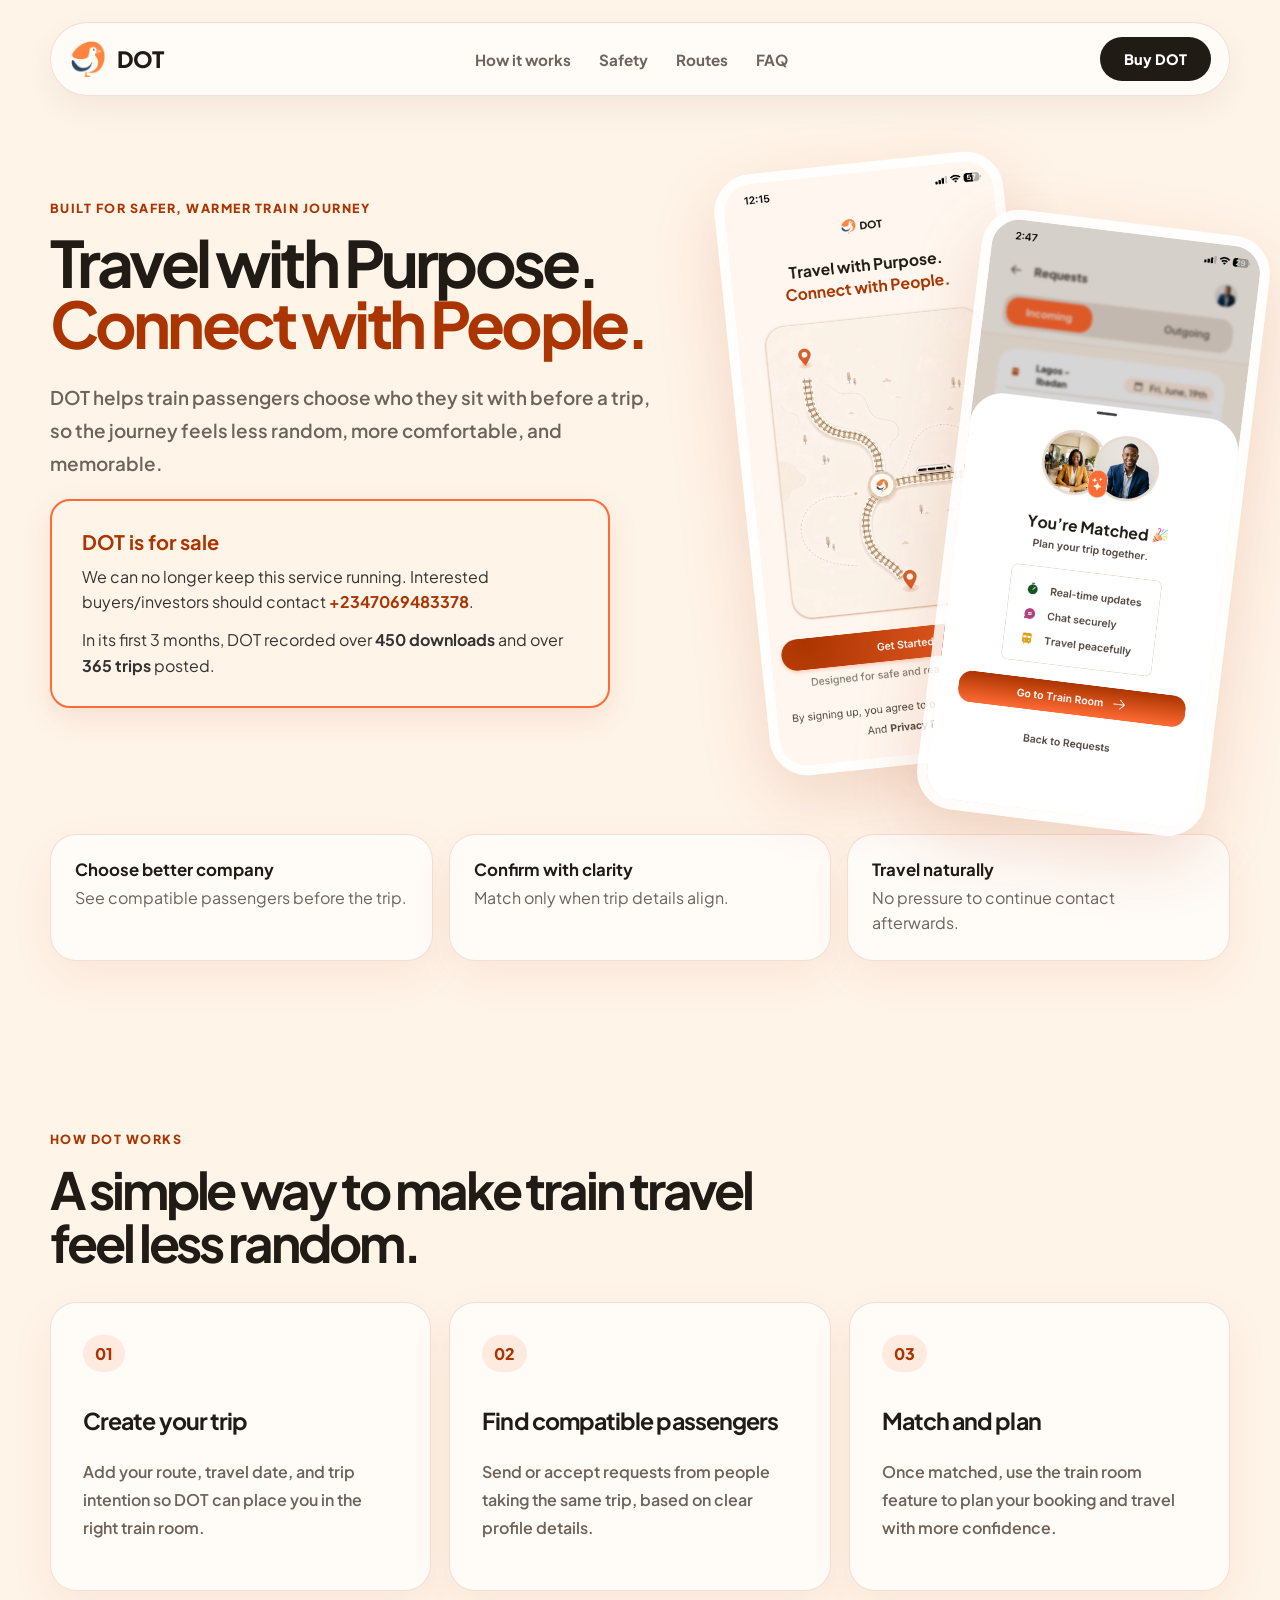
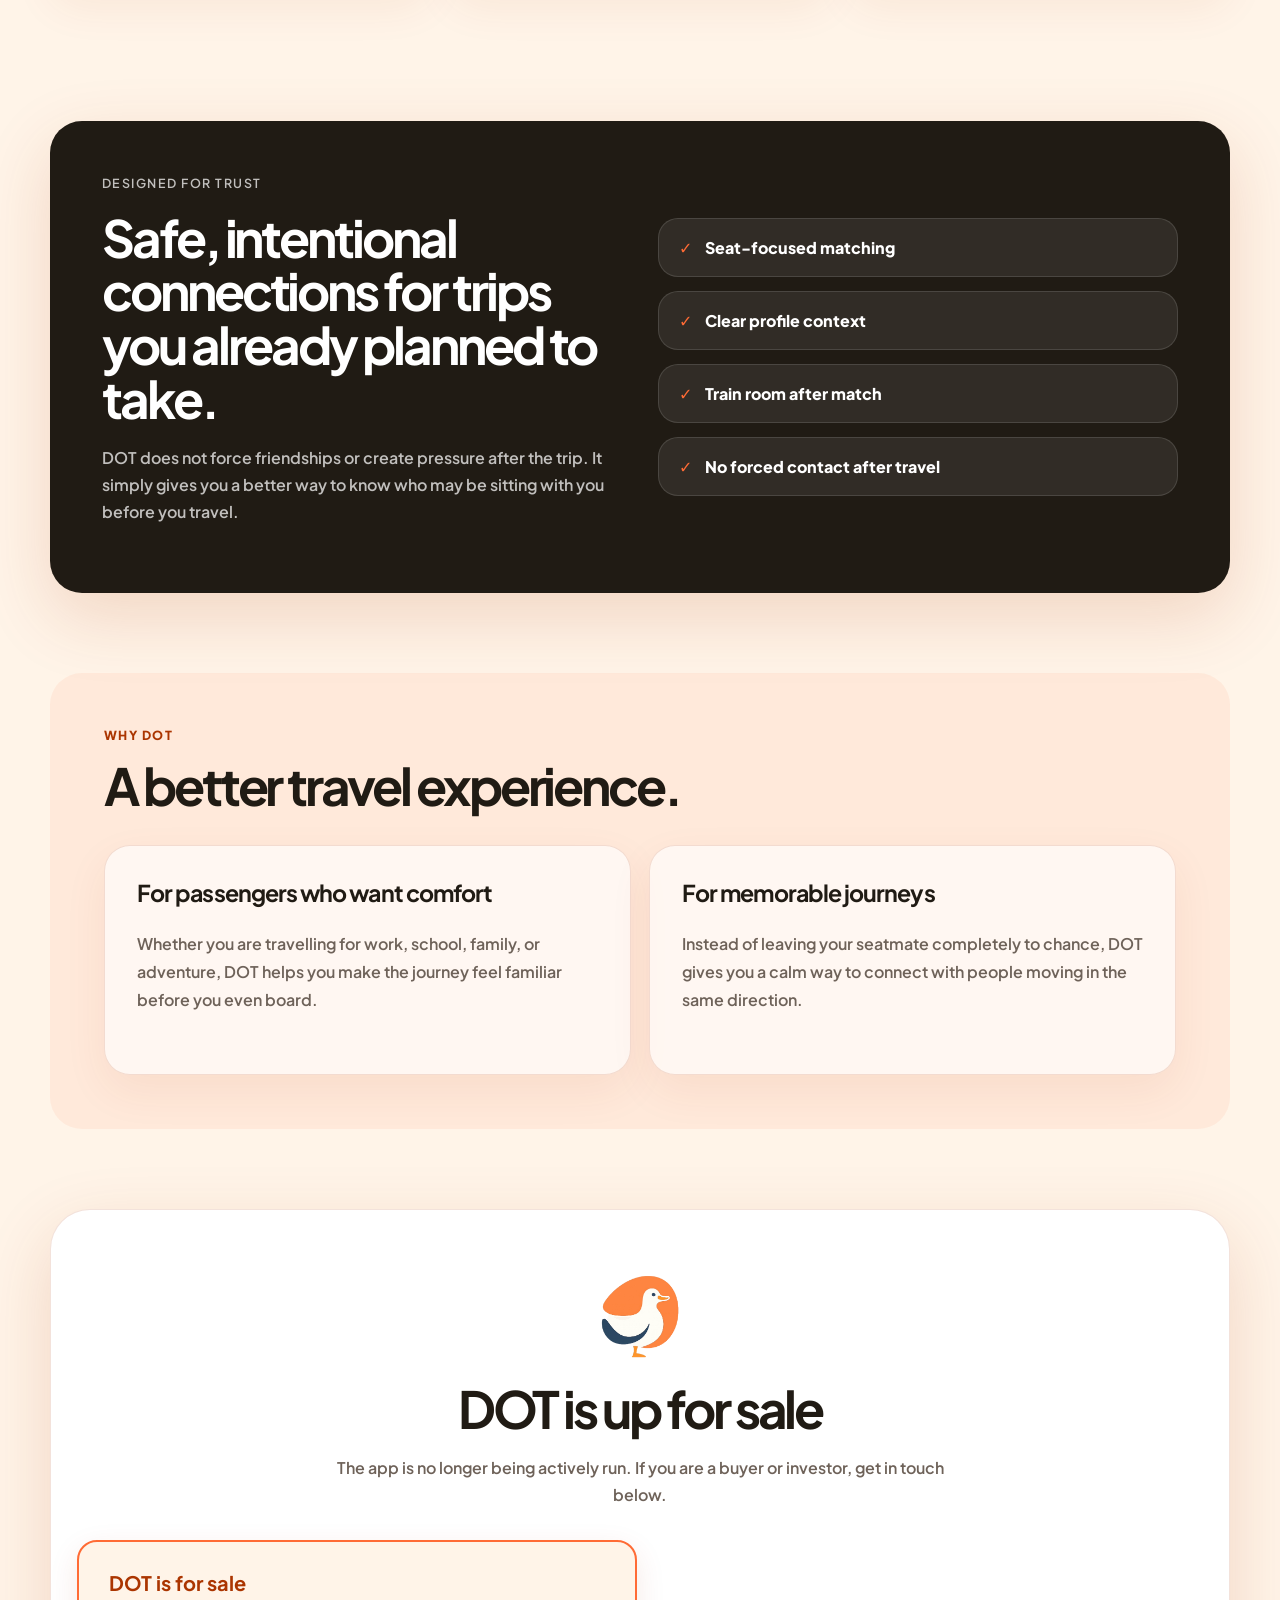
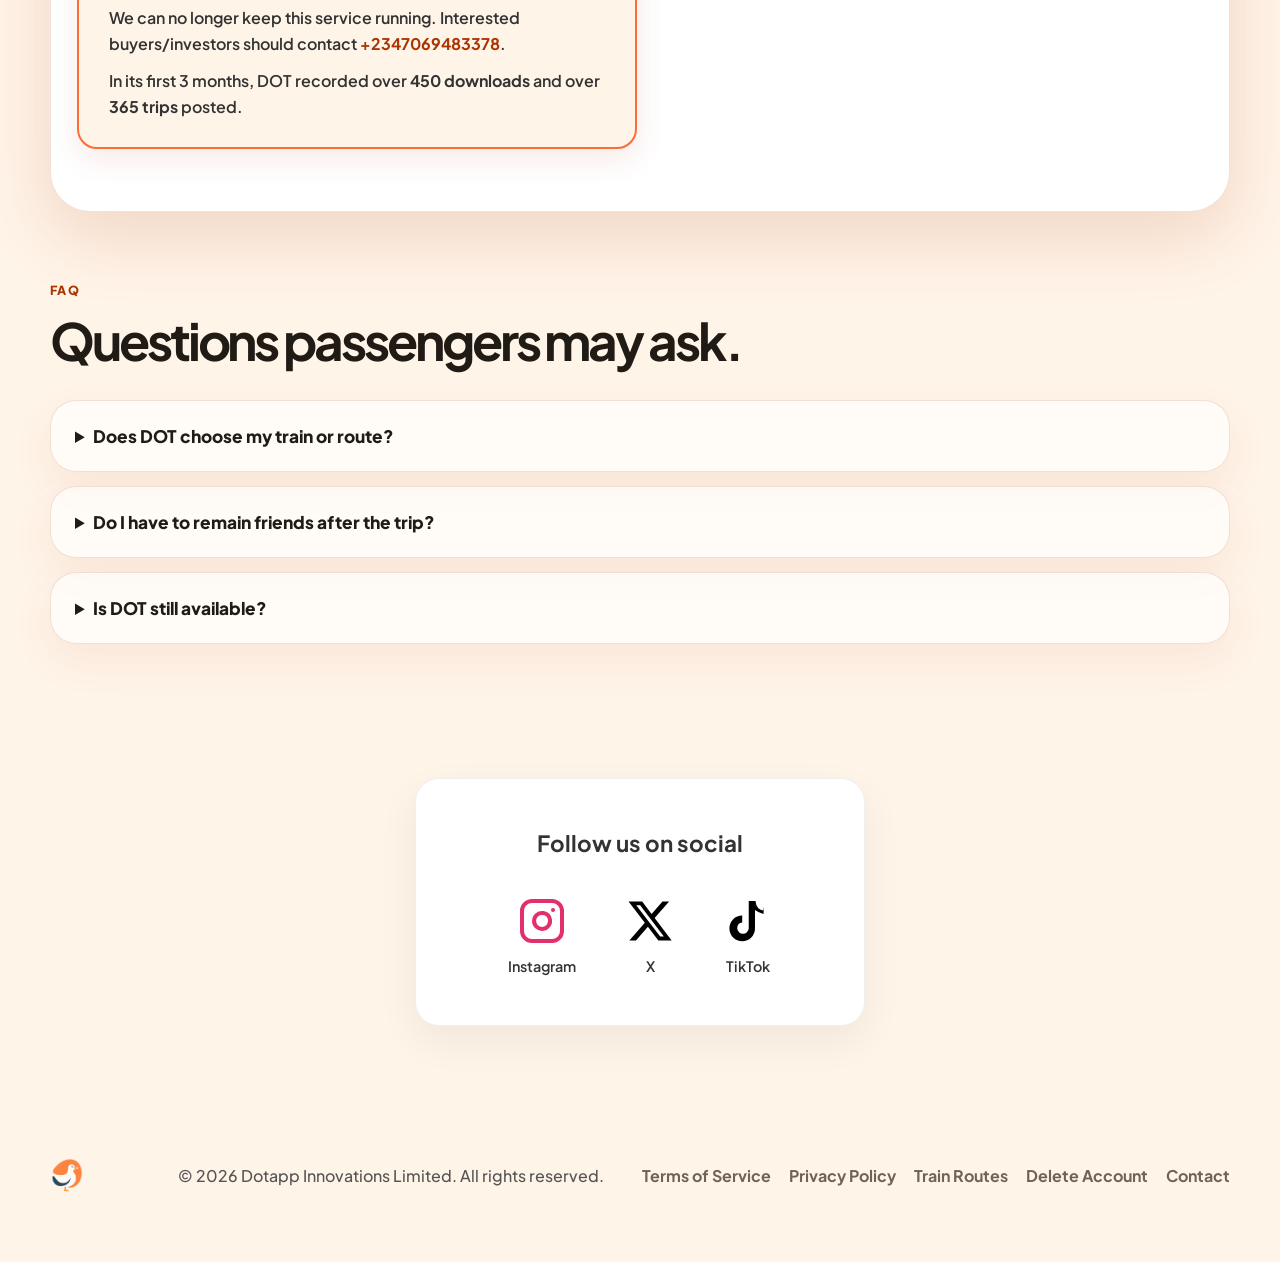
<file: index.html>
<!doctype html>
<html lang="en">
<head>
  <meta charset="utf-8" />
  <meta name="viewport" content="width=device-width, initial-scale=1" />
  <title>DOT — Travel with Purpose. Connect with People on Nigerian Train Trips.</title>
  <meta name="description" content="DOT, a Nigerian train travel companion app with 450+ downloads and 365+ trips posted in 3 months, is for sale. Buyers and investors welcome." />
  <link rel="canonical" href="https://www.dotapp.ng/" />

  <!-- Open Graph -->
  <meta property="og:title" content="DOT — Travel with Purpose. Connect with People." />
  <meta property="og:description" content="Choose who you sit with, match before your trip, and travel with more comfort and confidence." />
  <meta property="og:type" content="website" />
  <meta property="og:url" content="https://www.dotapp.ng/" />
  <meta property="og:image" content="https://www.dotapp.ng/dot-home.png" />
  <meta property="og:site_name" content="DOT" />

  <!-- Twitter Card -->
  <meta name="twitter:card" content="summary_large_image" />
  <meta name="twitter:title" content="DOT — Travel with Purpose. Connect with People." />
  <meta name="twitter:description" content="Choose who you sit with, match before your trip, and travel with more comfort and confidence." />
  <meta name="twitter:image" content="https://www.dotapp.ng/dot-home.png" />

  <link rel="icon" href="/dot-logo.png" type="image/png" />

  <link rel="preconnect" href="https://fonts.googleapis.com">
  <link rel="preconnect" href="https://fonts.gstatic.com" crossorigin>
  <link href="https://fonts.googleapis.com/css2?family=Plus+Jakarta+Sans:wght@400;500;600;700;800&display=swap" rel="stylesheet">
  <link rel="stylesheet" href="styles.css" />

  <!-- Structured Data: Organization -->
  <script type="application/ld+json">
  {
    "@context": "https://schema.org",
    "@type": "Organization",
    "name": "DOT",
    "legalName": "Dotapp Innovations Limited",
    "url": "https://www.dotapp.ng/",
    "logo": "https://www.dotapp.ng/dot-logo.png",
    "sameAs": [
      "https://www.instagram.com/dot_duringourtrip",
      "https://x.com/dot_journeys",
      "https://vt.tiktok.com/ZSCTpVRqR/"
    ]
  }
  </script>

  <!-- Structured Data: Mobile Application -->
  <script type="application/ld+json">
  {
    "@context": "https://schema.org",
    "@type": "MobileApplication",
    "name": "DOT",
    "operatingSystem": "ANDROID, IOS",
    "applicationCategory": "TravelApplication",
    "description": "DOT helps train passengers connect with trusted people on trips they were already taking.",
    "publisher": {
      "@type": "Organization",
      "name": "Dotapp Innovations Limited"
    }
  }
  </script>

  <!-- Structured Data: FAQ -->
  <script type="application/ld+json">
  {
    "@context": "https://schema.org",
    "@type": "FAQPage",
    "mainEntity": [
      {
        "@type": "Question",
        "name": "Does DOT choose my train or route?",
        "acceptedAnswer": {
          "@type": "Answer",
          "text": "No. DOT is for trips you already plan to take. It helps you connect with people on the same journey."
        }
      },
      {
        "@type": "Question",
        "name": "Do I have to remain friends after the trip?",
        "acceptedAnswer": {
          "@type": "Answer",
          "text": "No. DOT only supports trip-based connection. What happens after the journey is completely up to you."
        }
      },
      {
        "@type": "Question",
        "name": "Is DOT still available?",
        "acceptedAnswer": {
          "@type": "Answer",
          "text": "DOT is no longer being actively run and is up for sale. Interested buyers and investors can contact +2347069483378."
        }
      }
    ]
  }
  </script>
</head>
<body>

  <!-- Preloader -->
  <div class="preloader" id="preloader">
    <div class="preloader-content">
      <img src="dot-logo.png" alt="DOT logo" class="preloader-logo">
      <div class="loader-bar"></div>
    </div>
  </div>

  <header class="nav">
    <a href="/" class="brand" aria-label="DOT home">
      <img src="dot-logo.png" alt="DOT logo">
      <span>DOT</span>
    </a>

    <nav class="desktop-menu">
      <a href="#how">How it works</a>
      <a href="#safety">Safety</a>
      <a href="/train-routes/">Routes</a>
      <a href="#faq">FAQ</a>
    </nav>
    <a class="nav-cta" href="#download">Buy DOT</a>

    <button class="menu-toggle" aria-label="Toggle Navigation Menu">
      <span></span>
      <span></span>
      <span></span>
    </button>

    <div class="mobile-menu-overlay">
      <nav class="mobile-links">
        <a href="#how">How it works</a>
        <a href="#safety">Safety</a>
        <a href="/train-routes/">Routes</a>
        <a href="#faq">FAQ</a>
        <hr class="menu-divider">
        <a href="/privacy/">Privacy Policy</a>
        <a href="/terms/">Terms of Service</a>
        <a href="/contact/">Contact</a>
      </nav>
    </div>
  </header>

  <main>
    <section class="hero">
      <div class="hero-copy">
        <p class="eyebrow">Built for safer, warmer train journey</p>
        <h1>Travel with Purpose. <span>Connect with People.</span></h1>
        <p class="lead">DOT helps train passengers choose who they sit with before a trip, so the journey feels less random, more comfortable, and memorable.</p>

        <div class="sale-notice" style="background:#FFF4E8;border:2px solid #FF6B35;border-radius:20px;padding:28px 30px;max-width:560px;text-align:left;box-shadow:0 10px 30px rgba(171,53,0,0.10);">
          <strong style="display:block;font-size:1.25rem;color:#AB3500;margin-bottom:10px;">DOT is for sale</strong>
          <p style="margin:0 0 12px;color:#333;line-height:1.6;">We can no longer keep this service running. Interested buyers/investors should contact <a href="tel:+2347069483378" style="color:#AB3500;font-weight:700;text-decoration:none;">+2347069483378</a>.</p>
          <p style="margin:0;color:#333;line-height:1.6;">In its first 3 months, DOT recorded over <strong>450 downloads</strong> and over <strong>365 trips</strong> posted.</p>
        </div>
      </div>
      <div class="phone-stage" aria-label="DOT app preview">
        <div class="glow"></div>
        <img class="phone phone-one" src="dot-home.png" alt="DOT app screen">
        <img class="phone phone-two" src="IMG_3780.PNG" alt="DOT app match screen">
      </div>
    </section>

    <section class="trust-strip">
      <div class="reveal"><strong>Choose better company</strong><span>See compatible passengers before the trip.</span></div>
      <div class="reveal"><strong>Confirm with clarity</strong><span>Match only when trip details align.</span></div>
      <div class="reveal"><strong>Travel naturally</strong><span>No pressure to continue contact afterwards.</span></div>
    </section>

    <section class="section" id="how">
      <div class="section-head reveal">
        <p class="eyebrow">How DOT works</p>
        <h2>A simple way to make train travel feel less random.</h2>
      </div>
      <div class="cards three">
        <article class="card reveal">
          <span class="step">01</span>
          <h3>Create your trip</h3>
          <p>Add your route, travel date, and trip intention so DOT can place you in the right train room.</p>
        </article>
        <article class="card reveal">
          <span class="step">02</span>
          <h3>Find compatible passengers</h3>
          <p>Send or accept requests from people taking the same trip, based on clear profile details.</p>
        </article>
        <article class="card reveal">
          <span class="step">03</span>
          <h3>Match and plan</h3>
          <p>Once matched, use the train room feature to plan your booking and travel with more confidence.</p>
        </article>
      </div>
    </section>

    <section class="feature-split" id="safety">
      <div class="reveal-left">
        <p class="eyebrow">Designed for trust</p>
        <h2>Safe, intentional connections for trips you already planned to take.</h2>
        <p>DOT does not force friendships or create pressure after the trip. It simply gives you a better way to know who may be sitting with you before you travel.</p>
      </div>
      <div class="safety-list reveal-right">
        <div><span>✓</span> Seat-focused matching</div>
        <div><span>✓</span> Clear profile context</div>
        <div><span>✓</span> Train room after match</div>
        <div><span>✓</span> No forced contact after travel</div>
      </div>
    </section>

    <section class="section soft">
      <div class="section-head reveal">
        <p class="eyebrow">Why DOT</p>
        <h2> A better travel experience.</h2>
      </div>
      <div class="cards two">
        <article class="card large reveal-left">
          <h3>For passengers who want comfort</h3>
          <p>Whether you are travelling for work, school, family, or adventure, DOT helps you make the journey feel familiar before you even board.</p>
        </article>
        <article class="card large reveal-right">
          <h3>For memorable journeys</h3>
          <p>Instead of leaving your seatmate completely to chance, DOT gives you a calm way to connect with people moving in the same direction.</p>
        </article>
      </div>
    </section>

    <section id="download" class="download-panel reveal">
      <img src="dot-logo.png" alt="DOT logo">
      <h2>DOT is up for sale</h2>
      <p>The app is no longer being actively run. If you are a buyer or investor, get in touch below.</p>

      <div class="sale-notice" style="background:#FFF4E8;border:2px solid #FF6B35;border-radius:20px;padding:28px 30px;max-width:560px;text-align:left;box-shadow:0 10px 30px rgba(171,53,0,0.10);">
          <strong style="display:block;font-size:1.25rem;color:#AB3500;margin-bottom:10px;">DOT is for sale</strong>
          <p style="margin:0 0 12px;color:#333;line-height:1.6;">We can no longer keep this service running. Interested buyers/investors should contact <a href="tel:+2347069483378" style="color:#AB3500;font-weight:700;text-decoration:none;">+2347069483378</a>.</p>
          <p style="margin:0;color:#333;line-height:1.6;">In its first 3 months, DOT recorded over <strong>450 downloads</strong> and over <strong>365 trips</strong> posted.</p>
        </div>
    </section>

    <section class="section faq" id="faq">
      <div class="section-head reveal">
        <p class="eyebrow">FAQ</p>
        <h2>Questions passengers may ask.</h2>
      </div>
      <details class="reveal">
        <summary>Does DOT choose my train or route?</summary>
        <p>No. DOT is for trips you already plan to take. It helps you connect with people on the same journey.</p>
      </details>
      <details class="reveal">
        <summary>Do I have to remain friends after the trip?</summary>
        <p>No. DOT only supports trip-based connection. What happens after the journey is completely up to you.</p>
      </details>
      <details class="reveal">
        <summary>Is DOT still available?</summary>
        <p>DOT is no longer being actively run and is up for sale. Interested buyers/investors can contact +2347069483378.</p>
      </details>
    </section>
  </main>

  <!-- Social Media Card Section -->
  <section class="social-card-section reveal" style="padding: 80px 20px; text-align: center;">
    <div class="social-card" style="background: #ffffff; border-radius: 24px; padding: 50px; max-width: 450px; margin: 0 auto; border: 1px solid #f0f0f0; box-shadow: 0 15px 40px rgba(0,0,0,0.06);">
      <h4 style="margin: 0 0 40px 0; font-size: 1.4rem; color: #333; font-weight: 700;">Follow us on social</h4>
      <div style="display: flex; justify-content: center; gap: 50px;">

        <!-- Instagram -->
        <a href="https://www.instagram.com/dot_duringourtrip?igsh=N3lmMXFhbnptZ3hj&utm_source=qr" target="_blank" rel="noopener noreferrer" style="text-decoration: none; color: #E1306C; display: flex; flex-direction: column; align-items: center; gap: 12px;">
          <svg width="48" height="48" viewBox="0 0 24 24" fill="none" stroke="currentColor" stroke-width="2" stroke-linecap="round" stroke-linejoin="round"><rect x="2" y="2" width="20" height="20" rx="5" ry="5"></rect><path d="M16 11.37A4 4 0 1 1 12.63 8 4 4 0 0 1 16 11.37z"></path><line x1="17.5" y1="6.5" x2="17.51" y2="6.5"></line></svg>
          <span style="font-size: 0.9rem; font-weight: 600; color: #333;">Instagram</span>
        </a>

        <!-- X -->
        <a href="https://x.com/dot_journeys?s=11" target="_blank" rel="noopener noreferrer" style="text-decoration: none; color: #000000; display: flex; flex-direction: column; align-items: center; gap: 12px;">
          <svg width="48" height="48" viewBox="0 0 24 24" fill="currentColor"><path d="M18.244 2.25h3.308l-7.227 8.26 8.502 11.24H16.17l-5.214-6.817L4.99 21.75H1.68l7.73-8.835L1.254 2.25H8.08l4.713 6.231zm-1.161 17.52h1.833L7.084 4.126H5.117z"/></svg>
          <span style="font-size: 0.9rem; font-weight: 600; color: #333;">X</span>
        </a>

        <!-- TikTok -->
        <a href="https://vt.tiktok.com/ZSCTpVRqR/" target="_blank" rel="noopener noreferrer" style="text-decoration: none; color: #000000; display: flex; flex-direction: column; align-items: center; gap: 12px;">
          <svg width="48" height="48" viewBox="0 0 24 24" fill="currentColor"><path d="M19.59 6.69a4.83 4.83 0 0 1-3.77-4.25V2h-3.45v13.67a2.89 2.89 0 0 1-5.77 0 2.89 2.89 0 0 1 2.5-2.86v-3.5a6.39 6.39 0 0 0-6.39 6.39 6.39 6.39 0 0 0 6.39 6.39 6.39 6.39 0 0 0 6.39-6.39V6.48a12.8 12.8 0 0 0 4.26 2.08l.19-3.87z"/></svg>
          <span style="font-size: 0.9rem; font-weight: 600; color: #333;">TikTok</span>
        </a>

      </div>
    </div>
  </section>

  <footer>
    <a class="brand footer-brand" href="/">
      <img src="dot-logo.png" alt="DOT logo">
    </a>

    <div class="footer-links">
      <span style="font-size: 1rem; color: #555; font-weight: 500; margin-right: 20px;">
        &copy; 2026 Dotapp Innovations Limited. All rights reserved.
      </span>
      <a href="/terms/">Terms of Service</a>
      <a href="/privacy/">Privacy Policy</a>
      <a href="/train-routes/">Train Routes</a>
      <a href="/delete-account/">Delete Account</a>
      <a href="/contact/">Contact</a>
    </div>
  </footer>

  <script src="main.js"></script>
</body>
</html>
</file>
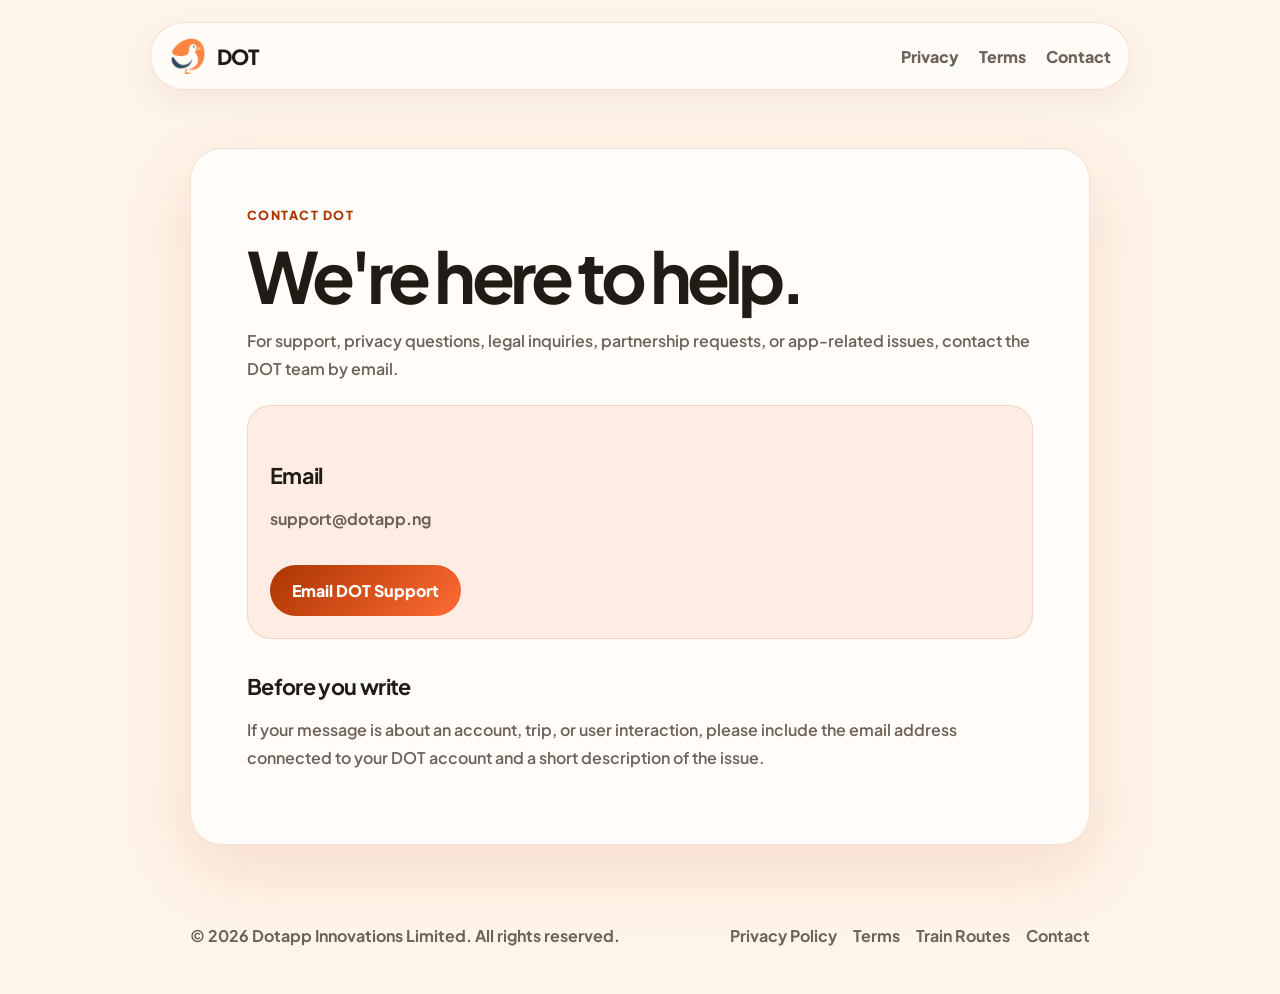
<file: contact/index.html>
<!doctype html>
<html lang="en">
<head>
  <meta charset="utf-8" />
  <meta name="viewport" content="width=device-width, initial-scale=1" />
  <title>Contact DOT — Support, Privacy & Partnership Inquiries</title>
  <meta name="description" content="Get in touch with the DOT team for app support, privacy questions, legal inquiries, or partnership requests." />
  <link rel="canonical" href="https://www.dotapp.ng/contact/" />

  <meta property="og:title" content="Contact DOT" />
  <meta property="og:description" content="Get in touch with the DOT team for app support, privacy questions, legal inquiries, or partnership requests." />
  <meta property="og:type" content="website" />
  <meta property="og:url" content="https://www.dotapp.ng/contact/" />
  <meta property="og:image" content="https://www.dotapp.ng/dot-logo.png" />
  <meta property="og:site_name" content="DOT" />

  <meta name="twitter:card" content="summary" />
  <meta name="twitter:title" content="Contact DOT" />
  <meta name="twitter:description" content="Get in touch with the DOT team for app support, privacy questions, legal inquiries, or partnership requests." />

  <link rel="icon" href="/dot-logo.png" type="image/png" />

  <link rel="preconnect" href="https://fonts.googleapis.com">
  <link rel="preconnect" href="https://fonts.gstatic.com" crossorigin>
  <link href="https://fonts.googleapis.com/css2?family=Plus+Jakarta+Sans:wght@400;500;600;700;800;900&display=swap" rel="stylesheet">
  <style>
:root{--orange:#FF6B35;--burnt:#AB3500;--cream:#FFF4E8;--text:#201B14;--muted:#6E6259;--line:rgba(171,53,0,.14);--shadow:0 24px 70px rgba(171,53,0,.12)}
*{box-sizing:border-box} body{margin:0;font-family:"Plus Jakarta Sans",system-ui,-apple-system,BlinkMacSystemFont,"Segoe UI",sans-serif;background:var(--cream);color:var(--text)} a{color:inherit;text-decoration:none}.nav{width:min(980px,calc(100% - 32px));margin:22px auto 0;display:flex;align-items:center;justify-content:space-between;padding:14px 18px;background:rgba(255,255,255,.68);border:1px solid var(--line);border-radius:999px;box-shadow:0 12px 30px rgba(32,27,20,.06)}.brand{display:flex;align-items:center;gap:10px;font-weight:800;font-size:1.3rem;letter-spacing:-.03em}.brand img{width:38px;height:38px;object-fit:contain}.nav-links{display:flex;gap:20px;color:var(--muted);font-weight:800}.wrap{width:min(900px,calc(100% - 32px));margin:58px auto 80px}.paper{background:rgba(255,255,255,.72);border:1px solid var(--line);border-radius:32px;padding:clamp(24px,5vw,56px);box-shadow:var(--shadow)}.eyebrow{color:var(--burnt);font-weight:900;text-transform:uppercase;letter-spacing:.12em;font-size:.78rem;margin:0 0 14px}h1{font-size:clamp(2.2rem,6vw,4.4rem);line-height:1;letter-spacing:-.07em;margin:0 0 12px}h2{font-size:1.35rem;letter-spacing:-.03em;margin:34px 0 10px}p,li{color:var(--muted);line-height:1.75;font-weight:600}ul{padding-left:22px}.date{color:var(--muted);font-weight:800;margin-bottom:28px}.cta{display:inline-flex;background:linear-gradient(135deg,var(--burnt),var(--orange));color:#fff;border-radius:999px;padding:15px 22px;font-weight:900;margin-top:16px;transition:transform .15s ease,box-shadow .15s ease}.cta:active{transform:scale(.94)}.contact-card{background:rgba(255,107,53,.1);border:1px solid var(--line);border-radius:24px;padding:22px;margin-top:22px}footer{width:min(900px,calc(100% - 32px));margin:0 auto 48px;color:var(--muted);font-weight:700;display:flex;justify-content:space-between;gap:16px;flex-wrap:wrap}.footer-links{display:flex;gap:16px;flex-wrap:wrap}@media(max-width:620px){.nav{border-radius:24px}.nav-links{display:none}.paper{border-radius:24px}footer{flex-direction:column;text-align:center;align-items:center}}

/* Preloader */
.preloader{position:fixed;inset:0;background:var(--cream);display:flex;align-items:center;justify-content:center;z-index:99999;transition:opacity .6s ease,visibility .6s ease}
.preloader-content{display:flex;flex-direction:column;align-items:center;gap:20px}
.preloader-logo{width:64px;height:64px;object-fit:contain;animation:preloaderPulse 1.6s ease-in-out infinite}
.loader-bar{width:150px;height:4px;border-radius:999px;background:rgba(171,53,0,.14);overflow:hidden;position:relative}
.loader-bar::before{content:"";position:absolute;top:0;left:-40%;width:40%;height:100%;border-radius:999px;background:linear-gradient(135deg,var(--burnt),var(--orange));animation:loaderSlide 1.2s ease-in-out infinite}
.preloader.loaded{opacity:0;visibility:hidden;pointer-events:none}
@keyframes loaderSlide{0%{left:-40%}50%{left:60%}100%{left:100%}}
@keyframes preloaderPulse{0%,100%{transform:scale(1)}50%{transform:scale(1.08)}}

/* Scroll reveal */
.reveal{opacity:0;transform:translateY(50px);transition:opacity .8s ease,transform .8s ease}
.reveal.show{opacity:1;transform:translateY(0)}

/* Entrance */
@keyframes fadeUp{from{opacity:0;transform:translateY(40px)}to{opacity:1;transform:translateY(0)}}
body.is-loaded .paper{animation:fadeUp .9s ease both}
</style>
</head>
<body>

  <div class="preloader" id="preloader">
    <div class="preloader-content">
      <img src="../dot-logo.png" alt="DOT logo" class="preloader-logo">
      <div class="loader-bar"></div>
    </div>
  </div>

  <header class="nav">
    <a href="/" class="brand" aria-label="DOT home"><img src="../dot-logo.png" alt="DOT logo"><span>DOT</span></a>
    <nav class="nav-links"><a href="/privacy/">Privacy</a><a href="/terms/">Terms</a><a href="/contact/">Contact</a></nav>
  </header>
  <main class="wrap">
    <article class="paper">
      <p class="eyebrow">Contact DOT</p>
      <h1>We're here to help.</h1>
      <p>For support, privacy questions, legal inquiries, partnership requests, or app-related issues, contact the DOT team by email.</p>
      <div class="contact-card">
        <h2>Email</h2>
        <p><strong>support@dotapp.ng</strong></p>
        <a class="cta" href="mailto:support@dotapp.ng">Email DOT Support</a>
      </div>
      <h2>Before you write</h2>
      <p>If your message is about an account, trip, or user interaction, please include the email address connected to your DOT account and a short description of the issue.</p>
    </article>
  </main>
  <footer>
    <span>© 2026 Dotapp Innovations Limited. All rights reserved.</span>
    <div class="footer-links"><a href="/privacy/">Privacy Policy</a><a href="/terms/">Terms</a><a href="/train-routes/">Train Routes</a><a href="/contact/">Contact</a></div>
  </footer>

  <script src="../main.js"></script>
</body>
</html>
</file>
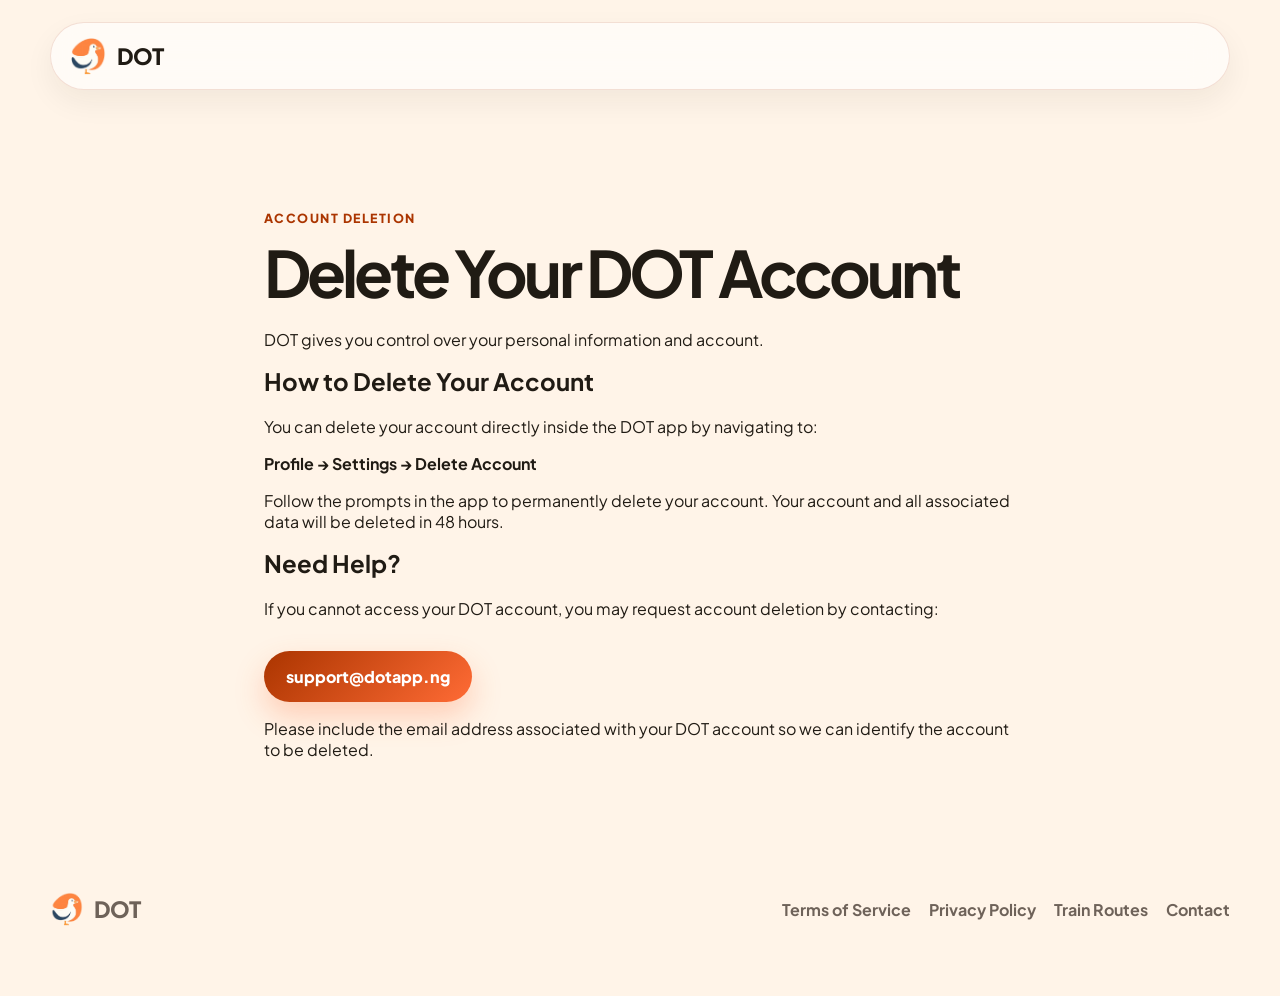
<file: delete-account/index.html>
<!doctype html>
<html lang="en">
<head>
  <meta charset="utf-8" />
  <meta name="viewport" content="width=device-width, initial-scale=1" />
  <title>Delete Your DOT Account — Account Deletion Instructions</title>
  <meta name="description" content="Learn how to delete your DOT account and what happens to your data. Delete directly in-app or contact support." />
  <link rel="canonical" href="https://www.dotapp.ng/delete-account/" />

  <meta property="og:title" content="Delete Your DOT Account" />
  <meta property="og:description" content="Learn how to delete your DOT account and what happens to your data." />
  <meta property="og:type" content="website" />
  <meta property="og:url" content="https://www.dotapp.ng/delete-account/" />
  <meta property="og:image" content="https://www.dotapp.ng/dot-logo.png" />
  <meta property="og:site_name" content="DOT" />

  <meta name="twitter:card" content="summary" />
  <meta name="twitter:title" content="Delete Your DOT Account" />
  <meta name="twitter:description" content="Learn how to delete your DOT account and what happens to your data." />

  <link rel="icon" href="/dot-logo.png" type="image/png" />

  <link rel="preconnect" href="https://fonts.googleapis.com">
  <link rel="preconnect" href="https://fonts.gstatic.com" crossorigin>
  <link href="https://fonts.googleapis.com/css2?family=Plus+Jakarta+Sans:wght@400;500;600;700;800&display=swap" rel="stylesheet">
  <link rel="stylesheet" href="../styles.css">
</head>
<body>

<div class="preloader" id="preloader">
  <div class="preloader-content">
    <img src="../dot-logo.png" alt="DOT logo" class="preloader-logo">
    <div class="loader-bar"></div>
  </div>
</div>

<header class="nav">
  <a href="/" class="brand" aria-label="DOT home">
    <img src="../dot-logo.png" alt="DOT logo">
    <span>DOT</span>
  </a>
</header>

<main class="reveal" style="max-width:800px;margin:120px auto 80px;padding:0 24px;">
  <p class="eyebrow">Account Deletion</p>

  <h1>Delete Your DOT Account</h1>

  <p>
    DOT gives you control over your personal information and account.
  </p>

  <h2>How to Delete Your Account</h2>

  <p>
    You can delete your account directly inside the DOT app by navigating to:
  </p>

  <p>
    <strong>Profile → Settings → Delete Account</strong>
  </p>

  <p>
    Follow the prompts in the app to permanently delete your account. Your account and all associated data will be deleted in 48 hours.
  </p>

  <h2>Need Help?</h2>

  <p>
    If you cannot access your DOT account, you may request account deletion by contacting:
  </p>

  <p>
    <a class="cta" href="mailto:support@dotapp.ng">support@dotapp.ng</a>
  </p>

  <p>
    Please include the email address associated with your DOT account so we can identify the account to be deleted.
  </p>
</main>

<footer>
  <a class="brand footer-brand" href="/">
    <img src="../dot-logo.png" alt="DOT logo">
    <span>DOT</span>
  </a>
  <div class="footer-links">
    <a href="/terms/">Terms of Service</a>
    <a href="/privacy/">Privacy Policy</a>
    <a href="/train-routes/">Train Routes</a>
    <a href="/contact/">Contact</a>
  </div>
</footer>

<script src="../main.js"></script>
</body>
</html>
</file>
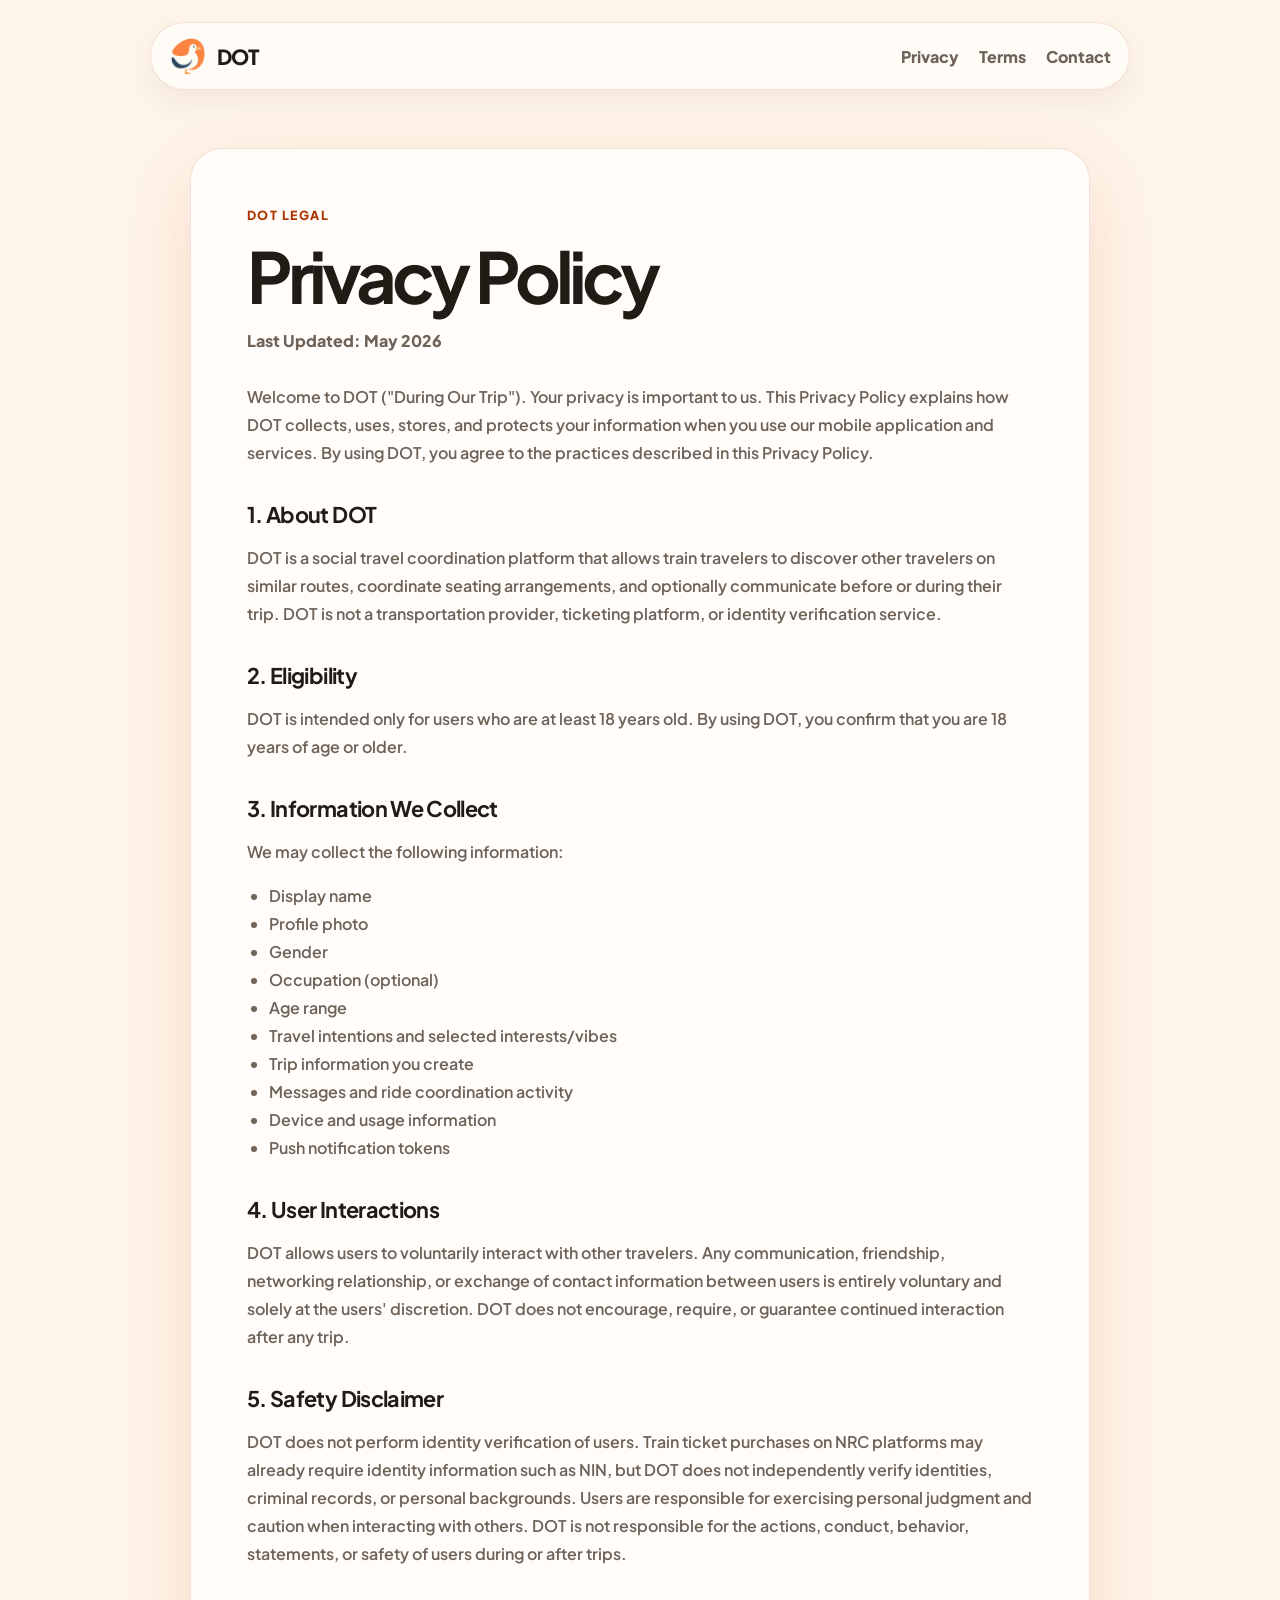
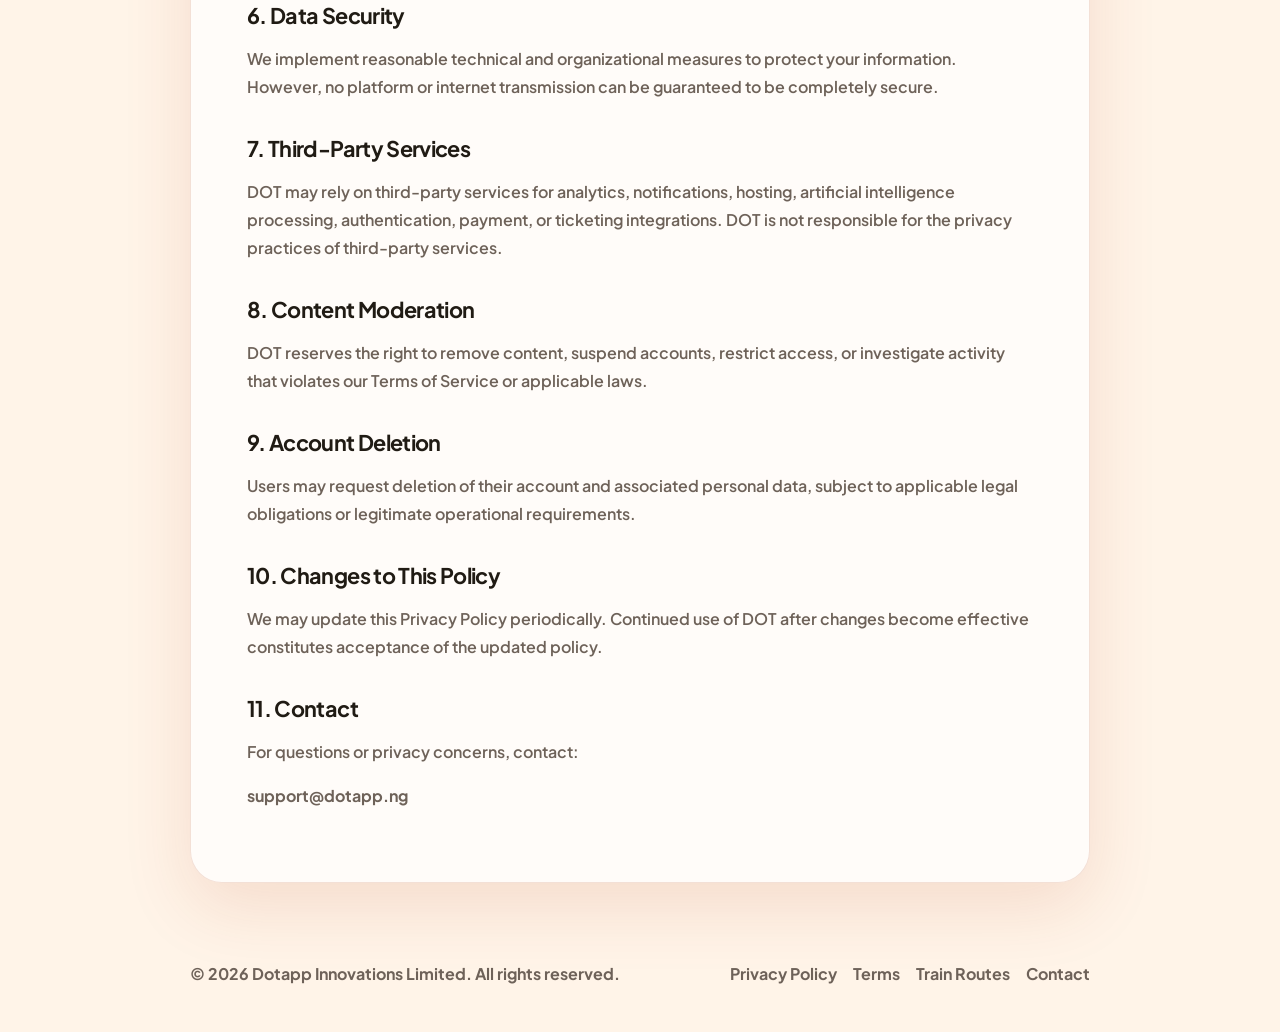
<file: privacy/index.html>
<!doctype html>
<html lang="en">
<head>
  <meta charset="utf-8" />
  <meta name="viewport" content="width=device-width, initial-scale=1" />
  <title>Privacy Policy — DOT (During Our Trip)</title>
  <meta name="description" content="Read how DOT collects, uses, and protects your information when you use our train travel companion app." />
  <link rel="canonical" href="https://www.dotapp.ng/privacy/" />

  <meta property="og:title" content="DOT Privacy Policy" />
  <meta property="og:description" content="Read how DOT collects, uses, and protects your information when you use our train travel companion app." />
  <meta property="og:type" content="website" />
  <meta property="og:url" content="https://www.dotapp.ng/privacy/" />
  <meta property="og:image" content="https://www.dotapp.ng/dot-logo.png" />
  <meta property="og:site_name" content="DOT" />

  <meta name="twitter:card" content="summary" />
  <meta name="twitter:title" content="DOT Privacy Policy" />

  <meta name="robots" content="index, follow" />
  <link rel="icon" href="/dot-logo.png" type="image/png" />

  <link rel="preconnect" href="https://fonts.googleapis.com">
  <link rel="preconnect" href="https://fonts.gstatic.com" crossorigin>
  <link href="https://fonts.googleapis.com/css2?family=Plus+Jakarta+Sans:wght@400;500;600;700;800;900&display=swap" rel="stylesheet">
  <style>
:root{--orange:#FF6B35;--burnt:#AB3500;--cream:#FFF4E8;--text:#201B14;--muted:#6E6259;--line:rgba(171,53,0,.14);--shadow:0 24px 70px rgba(171,53,0,.12)}
*{box-sizing:border-box} body{margin:0;font-family:"Plus Jakarta Sans",system-ui,-apple-system,BlinkMacSystemFont,"Segoe UI",sans-serif;background:var(--cream);color:var(--text)} a{color:inherit;text-decoration:none}.nav{width:min(980px,calc(100% - 32px));margin:22px auto 0;display:flex;align-items:center;justify-content:space-between;padding:14px 18px;background:rgba(255,255,255,.68);border:1px solid var(--line);border-radius:999px;box-shadow:0 12px 30px rgba(32,27,20,.06)}.brand{display:flex;align-items:center;gap:10px;font-weight:800;font-size:1.3rem;letter-spacing:-.03em}.brand img{width:38px;height:38px;object-fit:contain}.nav-links{display:flex;gap:20px;color:var(--muted);font-weight:800}.wrap{width:min(900px,calc(100% - 32px));margin:58px auto 80px}.paper{background:rgba(255,255,255,.72);border:1px solid var(--line);border-radius:32px;padding:clamp(24px,5vw,56px);box-shadow:var(--shadow)}.eyebrow{color:var(--burnt);font-weight:900;text-transform:uppercase;letter-spacing:.12em;font-size:.78rem;margin:0 0 14px}h1{font-size:clamp(2.2rem,6vw,4.4rem);line-height:1;letter-spacing:-.07em;margin:0 0 12px}h2{font-size:1.35rem;letter-spacing:-.03em;margin:34px 0 10px}p,li{color:var(--muted);line-height:1.75;font-weight:600}ul{padding-left:22px}.date{color:var(--muted);font-weight:800;margin-bottom:28px}.cta{display:inline-flex;background:linear-gradient(135deg,var(--burnt),var(--orange));color:#fff;border-radius:999px;padding:15px 22px;font-weight:900;margin-top:16px;transition:transform .15s ease,box-shadow .15s ease}.cta:active{transform:scale(.94)}.contact-card{background:rgba(255,107,53,.1);border:1px solid var(--line);border-radius:24px;padding:22px;margin-top:22px}footer{width:min(900px,calc(100% - 32px));margin:0 auto 48px;color:var(--muted);font-weight:700;display:flex;justify-content:space-between;gap:16px;flex-wrap:wrap}.footer-links{display:flex;gap:16px;flex-wrap:wrap}@media(max-width:620px){.nav{border-radius:24px}.nav-links{display:none}.paper{border-radius:24px}footer{flex-direction:column;text-align:center;align-items:center}}

/* Preloader */
.preloader{position:fixed;inset:0;background:var(--cream);display:flex;align-items:center;justify-content:center;z-index:99999;transition:opacity .6s ease,visibility .6s ease}
.preloader-content{display:flex;flex-direction:column;align-items:center;gap:20px}
.preloader-logo{width:64px;height:64px;object-fit:contain;animation:preloaderPulse 1.6s ease-in-out infinite}
.loader-bar{width:150px;height:4px;border-radius:999px;background:rgba(171,53,0,.14);overflow:hidden;position:relative}
.loader-bar::before{content:"";position:absolute;top:0;left:-40%;width:40%;height:100%;border-radius:999px;background:linear-gradient(135deg,var(--burnt),var(--orange));animation:loaderSlide 1.2s ease-in-out infinite}
.preloader.loaded{opacity:0;visibility:hidden;pointer-events:none}
@keyframes loaderSlide{0%{left:-40%}50%{left:60%}100%{left:100%}}
@keyframes preloaderPulse{0%,100%{transform:scale(1)}50%{transform:scale(1.08)}}

/* Scroll reveal */
.reveal{opacity:0;transform:translateY(50px);transition:opacity .8s ease,transform .8s ease}
.reveal.show{opacity:1;transform:translateY(0)}

/* Entrance */
@keyframes fadeUp{from{opacity:0;transform:translateY(40px)}to{opacity:1;transform:translateY(0)}}
body.is-loaded .paper{animation:fadeUp .9s ease both}
</style>
</head>
<body>

  <div class="preloader" id="preloader">
    <div class="preloader-content">
      <img src="../dot-logo.png" alt="DOT logo" class="preloader-logo">
      <div class="loader-bar"></div>
    </div>
  </div>

  <header class="nav">
    <a href="/" class="brand" aria-label="DOT home"><img src="../dot-logo.png" alt="DOT logo"><span>DOT</span></a>
    <nav class="nav-links"><a href="/privacy/">Privacy</a><a href="/terms/">Terms</a><a href="/contact/">Contact</a></nav>
  </header>
  <main class="wrap">
    <article class="paper">
      <p class="eyebrow">DOT Legal</p>
      <h1>Privacy Policy</h1>
      <p class="date">Last Updated: May 2026</p>
      <p>Welcome to DOT ("During Our Trip"). Your privacy is important to us. This Privacy Policy explains how DOT collects, uses, stores, and protects your information when you use our mobile application and services. By using DOT, you agree to the practices described in this Privacy Policy.</p>
      <h2>1. About DOT</h2>
      <p>DOT is a social travel coordination platform that allows train travelers to discover other travelers on similar routes, coordinate seating arrangements, and optionally communicate before or during their trip. DOT is not a transportation provider, ticketing platform, or identity verification service.</p>
      <h2>2. Eligibility</h2>
      <p>DOT is intended only for users who are at least 18 years old. By using DOT, you confirm that you are 18 years of age or older.</p>
      <h2>3. Information We Collect</h2>
      <p>We may collect the following information:</p>
      <ul><li>Display name</li><li>Profile photo</li><li>Gender</li><li>Occupation (optional)</li><li>Age range</li><li>Travel intentions and selected interests/vibes</li><li>Trip information you create</li><li>Messages and ride coordination activity</li><li>Device and usage information</li><li>Push notification tokens</li></ul>
      <h2>4. User Interactions</h2>
      <p>DOT allows users to voluntarily interact with other travelers. Any communication, friendship, networking relationship, or exchange of contact information between users is entirely voluntary and solely at the users' discretion. DOT does not encourage, require, or guarantee continued interaction after any trip.</p>
      <h2>5. Safety Disclaimer</h2>
      <p>DOT does not perform identity verification of users. Train ticket purchases on NRC platforms may already require identity information such as NIN, but DOT does not independently verify identities, criminal records, or personal backgrounds. Users are responsible for exercising personal judgment and caution when interacting with others. DOT is not responsible for the actions, conduct, behavior, statements, or safety of users during or after trips.</p>
      <h2>6. Data Security</h2>
      <p>We implement reasonable technical and organizational measures to protect your information. However, no platform or internet transmission can be guaranteed to be completely secure.</p>
      <h2>7. Third-Party Services</h2>
      <p>DOT may rely on third-party services for analytics, notifications, hosting, artificial intelligence processing, authentication, payment, or ticketing integrations. DOT is not responsible for the privacy practices of third-party services.</p>
      <h2>8. Content Moderation</h2>
      <p>DOT reserves the right to remove content, suspend accounts, restrict access, or investigate activity that violates our Terms of Service or applicable laws.</p>
      <h2>9. Account Deletion</h2>
      <p>Users may request deletion of their account and associated personal data, subject to applicable legal obligations or legitimate operational requirements.</p>
      <h2>10. Changes to This Policy</h2>
      <p>We may update this Privacy Policy periodically. Continued use of DOT after changes become effective constitutes acceptance of the updated policy.</p>
      <h2>11. Contact</h2>
      <p>For questions or privacy concerns, contact:</p>
      <p><strong>support@dotapp.ng</strong></p>
    </article>
  </main>
  <footer>
    <span>© 2026 Dotapp Innovations Limited. All rights reserved.</span>
    <div class="footer-links"><a href="/privacy/">Privacy Policy</a><a href="/terms/">Terms</a><a href="/train-routes/">Train Routes</a><a href="/contact/">Contact</a></div>
  </footer>

  <script src="../main.js"></script>
</body>
</html>
</file>
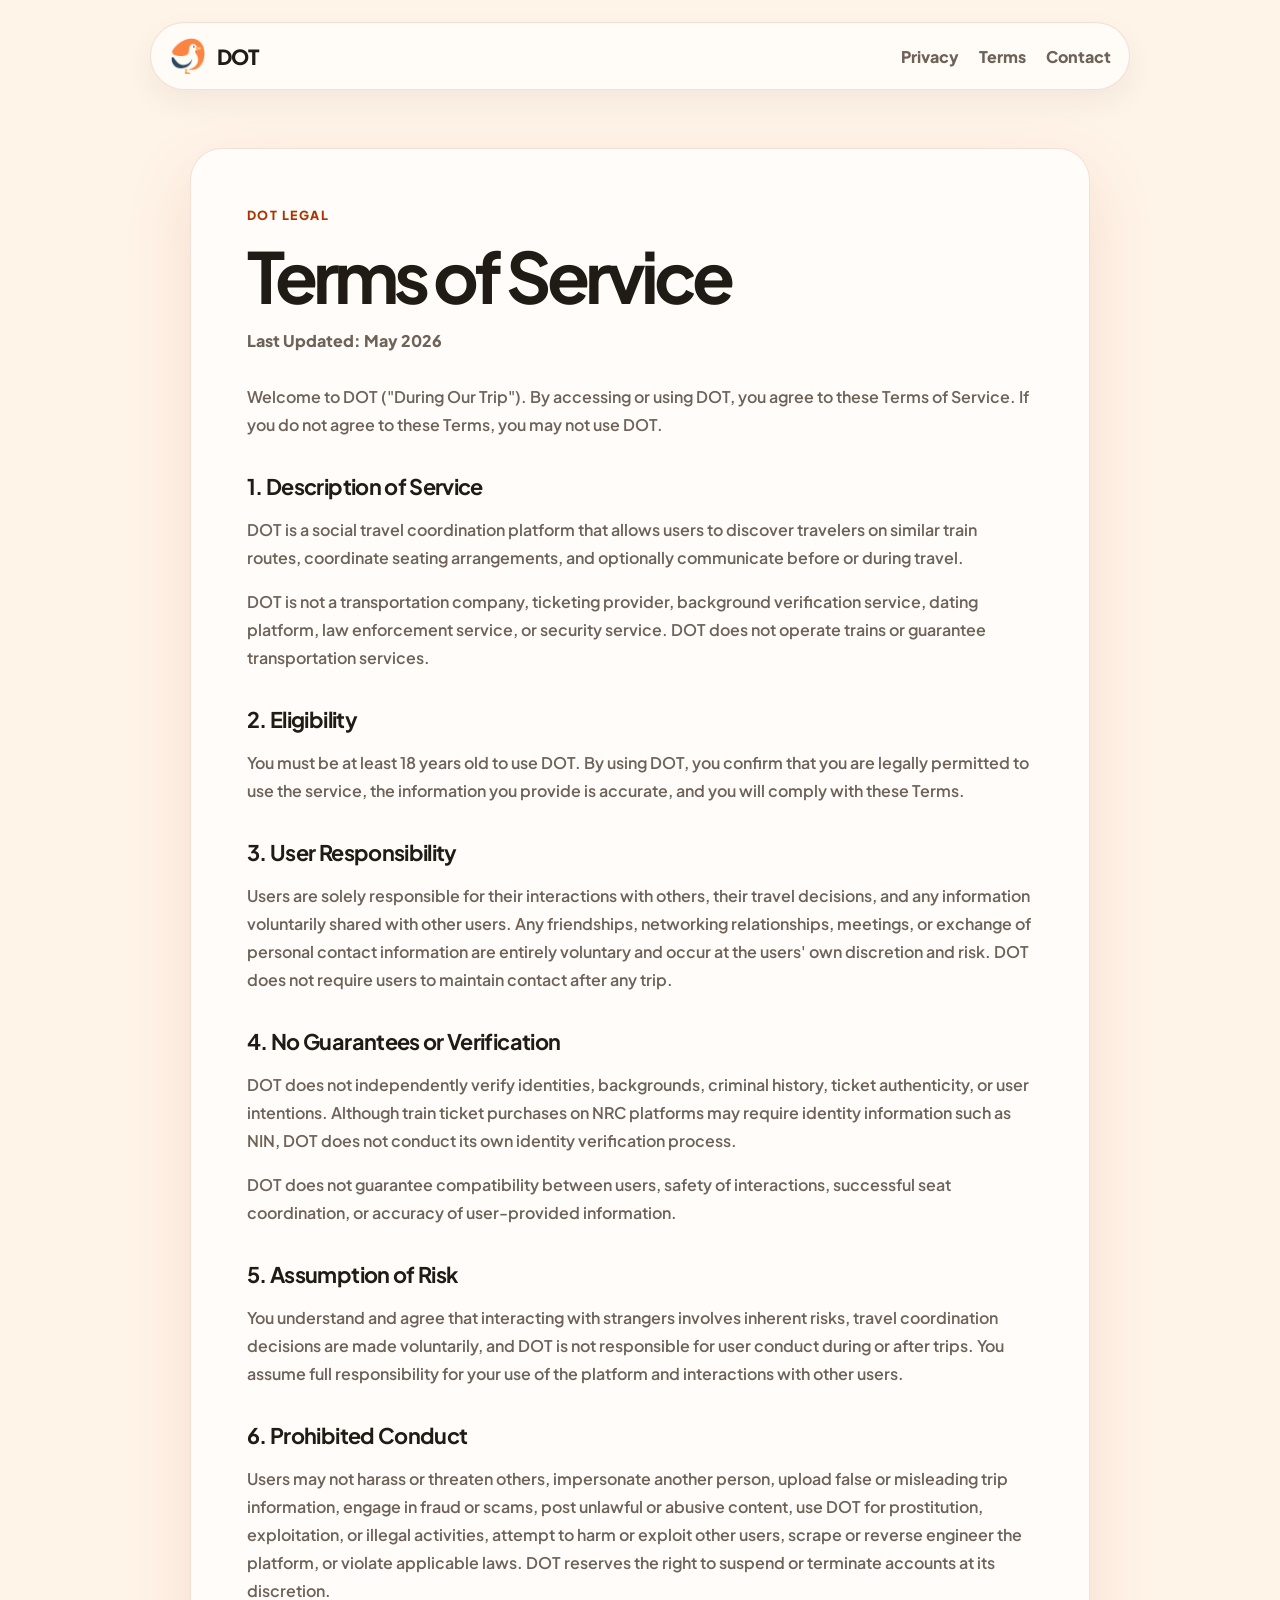
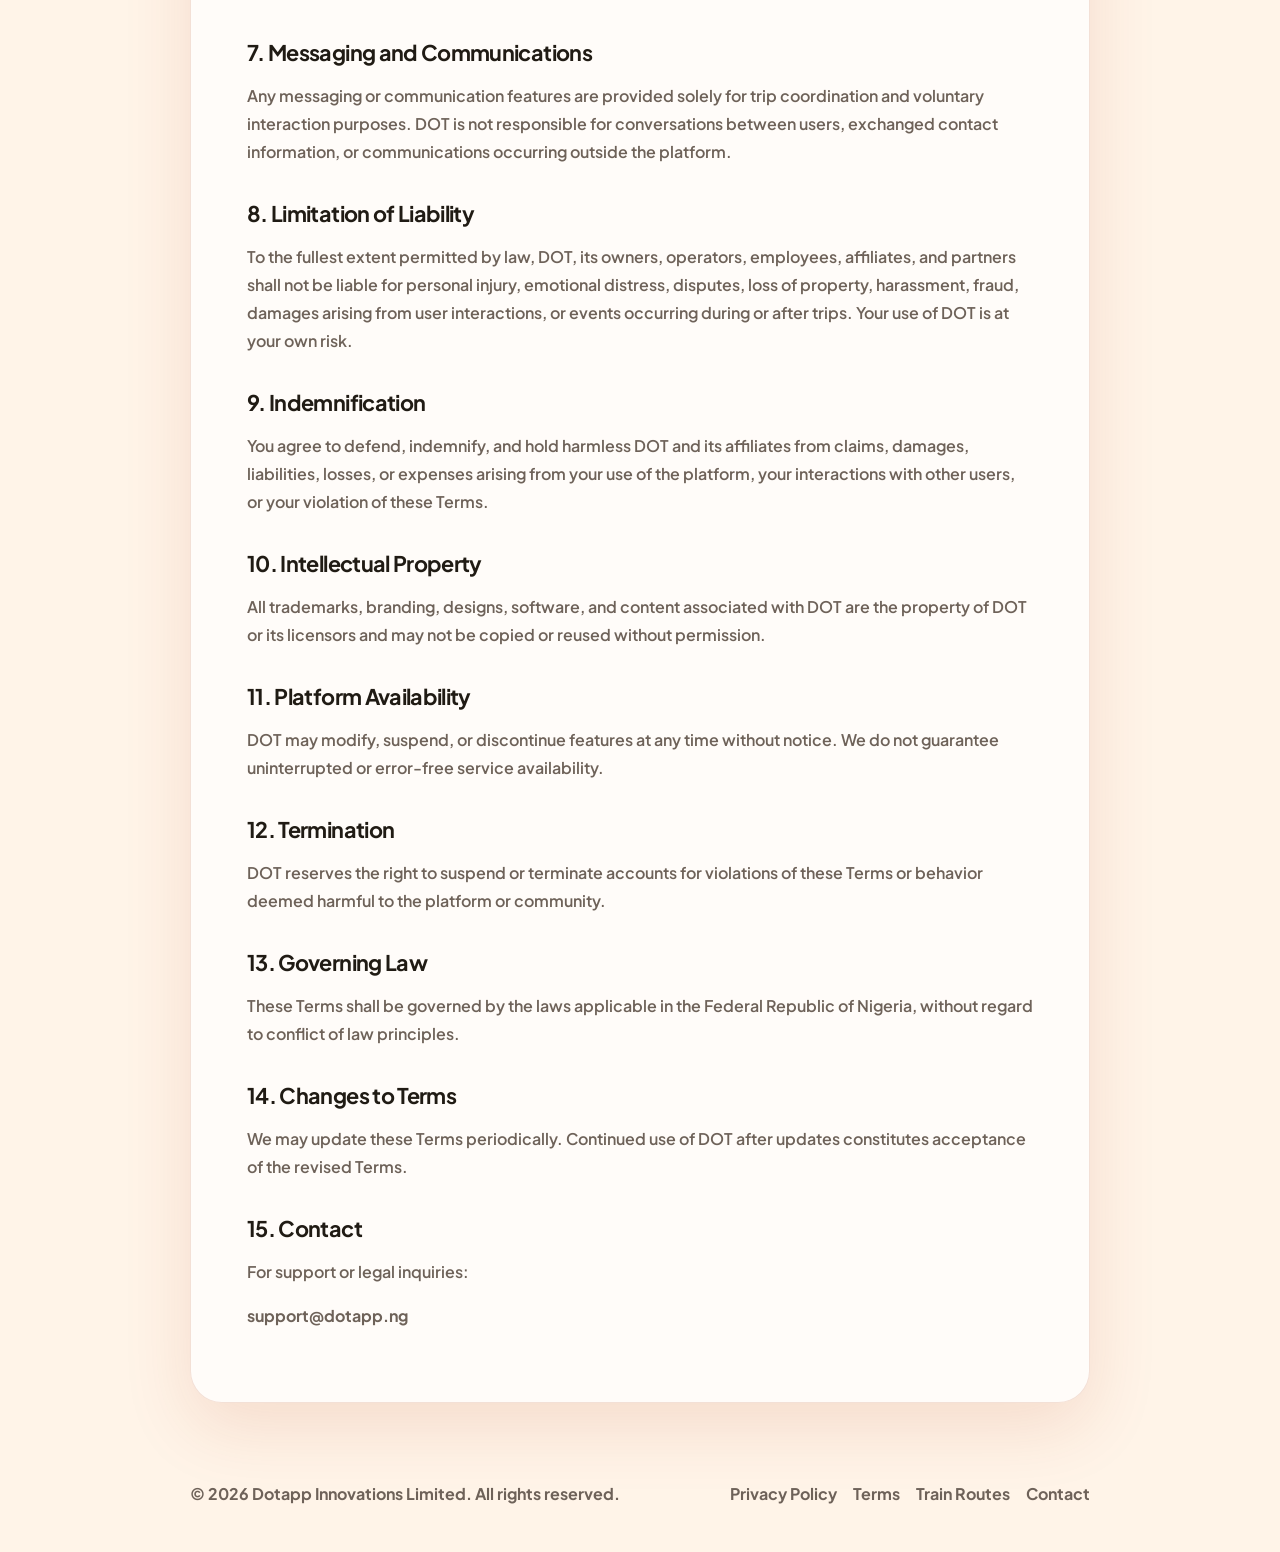
<file: terms/index.html>
<!doctype html>
<html lang="en">
<head>
  <meta charset="utf-8" />
  <meta name="viewport" content="width=device-width, initial-scale=1" />
  <title>Terms of Service — DOT (During Our Trip)</title>
  <meta name="description" content="Read the Terms of Service governing your use of the DOT train travel companion app." />
  <link rel="canonical" href="https://www.dotapp.ng/terms/" />

  <meta property="og:title" content="DOT Terms of Service" />
  <meta property="og:description" content="Read the Terms of Service governing your use of the DOT train travel companion app." />
  <meta property="og:type" content="website" />
  <meta property="og:url" content="https://www.dotapp.ng/terms/" />
  <meta property="og:image" content="https://www.dotapp.ng/dot-logo.png" />
  <meta property="og:site_name" content="DOT" />

  <meta name="twitter:card" content="summary" />
  <meta name="twitter:title" content="DOT Terms of Service" />

  <meta name="robots" content="index, follow" />
  <link rel="icon" href="/dot-logo.png" type="image/png" />

  <link rel="preconnect" href="https://fonts.googleapis.com">
  <link rel="preconnect" href="https://fonts.gstatic.com" crossorigin>
  <link href="https://fonts.googleapis.com/css2?family=Plus+Jakarta+Sans:wght@400;500;600;700;800;900&display=swap" rel="stylesheet">
  <style>
:root{--orange:#FF6B35;--burnt:#AB3500;--cream:#FFF4E8;--text:#201B14;--muted:#6E6259;--line:rgba(171,53,0,.14);--shadow:0 24px 70px rgba(171,53,0,.12)}
*{box-sizing:border-box} body{margin:0;font-family:"Plus Jakarta Sans",system-ui,-apple-system,BlinkMacSystemFont,"Segoe UI",sans-serif;background:var(--cream);color:var(--text)} a{color:inherit;text-decoration:none}.nav{width:min(980px,calc(100% - 32px));margin:22px auto 0;display:flex;align-items:center;justify-content:space-between;padding:14px 18px;background:rgba(255,255,255,.68);border:1px solid var(--line);border-radius:999px;box-shadow:0 12px 30px rgba(32,27,20,.06)}.brand{display:flex;align-items:center;gap:10px;font-weight:800;font-size:1.3rem;letter-spacing:-.03em}.brand img{width:38px;height:38px;object-fit:contain}.nav-links{display:flex;gap:20px;color:var(--muted);font-weight:800}.wrap{width:min(900px,calc(100% - 32px));margin:58px auto 80px}.paper{background:rgba(255,255,255,.72);border:1px solid var(--line);border-radius:32px;padding:clamp(24px,5vw,56px);box-shadow:var(--shadow)}.eyebrow{color:var(--burnt);font-weight:900;text-transform:uppercase;letter-spacing:.12em;font-size:.78rem;margin:0 0 14px}h1{font-size:clamp(2.2rem,6vw,4.4rem);line-height:1;letter-spacing:-.07em;margin:0 0 12px}h2{font-size:1.35rem;letter-spacing:-.03em;margin:34px 0 10px}p,li{color:var(--muted);line-height:1.75;font-weight:600}ul{padding-left:22px}.date{color:var(--muted);font-weight:800;margin-bottom:28px}.cta{display:inline-flex;background:linear-gradient(135deg,var(--burnt),var(--orange));color:#fff;border-radius:999px;padding:15px 22px;font-weight:900;margin-top:16px;transition:transform .15s ease,box-shadow .15s ease}.cta:active{transform:scale(.94)}.contact-card{background:rgba(255,107,53,.1);border:1px solid var(--line);border-radius:24px;padding:22px;margin-top:22px}footer{width:min(900px,calc(100% - 32px));margin:0 auto 48px;color:var(--muted);font-weight:700;display:flex;justify-content:space-between;gap:16px;flex-wrap:wrap}.footer-links{display:flex;gap:16px;flex-wrap:wrap}@media(max-width:620px){.nav{border-radius:24px}.nav-links{display:none}.paper{border-radius:24px}footer{flex-direction:column;text-align:center;align-items:center}}

/* Preloader */
.preloader{position:fixed;inset:0;background:var(--cream);display:flex;align-items:center;justify-content:center;z-index:99999;transition:opacity .6s ease,visibility .6s ease}
.preloader-content{display:flex;flex-direction:column;align-items:center;gap:20px}
.preloader-logo{width:64px;height:64px;object-fit:contain;animation:preloaderPulse 1.6s ease-in-out infinite}
.loader-bar{width:150px;height:4px;border-radius:999px;background:rgba(171,53,0,.14);overflow:hidden;position:relative}
.loader-bar::before{content:"";position:absolute;top:0;left:-40%;width:40%;height:100%;border-radius:999px;background:linear-gradient(135deg,var(--burnt),var(--orange));animation:loaderSlide 1.2s ease-in-out infinite}
.preloader.loaded{opacity:0;visibility:hidden;pointer-events:none}
@keyframes loaderSlide{0%{left:-40%}50%{left:60%}100%{left:100%}}
@keyframes preloaderPulse{0%,100%{transform:scale(1)}50%{transform:scale(1.08)}}

/* Scroll reveal */
.reveal{opacity:0;transform:translateY(50px);transition:opacity .8s ease,transform .8s ease}
.reveal.show{opacity:1;transform:translateY(0)}

/* Entrance */
@keyframes fadeUp{from{opacity:0;transform:translateY(40px)}to{opacity:1;transform:translateY(0)}}
body.is-loaded .paper{animation:fadeUp .9s ease both}
</style>
</head>
<body>

  <div class="preloader" id="preloader">
    <div class="preloader-content">
      <img src="../dot-logo.png" alt="DOT logo" class="preloader-logo">
      <div class="loader-bar"></div>
    </div>
  </div>

  <header class="nav">
    <a href="/" class="brand" aria-label="DOT home"><img src="../dot-logo.png" alt="DOT logo"><span>DOT</span></a>
    <nav class="nav-links"><a href="/privacy/">Privacy</a><a href="/terms/">Terms</a><a href="/contact/">Contact</a></nav>
  </header>
  <main class="wrap">
    <article class="paper">
      <p class="eyebrow">DOT Legal</p>
      <h1>Terms of Service</h1>
      <p class="date">Last Updated: May 2026</p>
      <p>Welcome to DOT ("During Our Trip"). By accessing or using DOT, you agree to these Terms of Service. If you do not agree to these Terms, you may not use DOT.</p>
      <h2>1. Description of Service</h2>
      <p>DOT is a social travel coordination platform that allows users to discover travelers on similar train routes, coordinate seating arrangements, and optionally communicate before or during travel.</p>
      <p>DOT is not a transportation company, ticketing provider, background verification service, dating platform, law enforcement service, or security service. DOT does not operate trains or guarantee transportation services.</p>
      <h2>2. Eligibility</h2>
      <p>You must be at least 18 years old to use DOT. By using DOT, you confirm that you are legally permitted to use the service, the information you provide is accurate, and you will comply with these Terms.</p>
      <h2>3. User Responsibility</h2>
      <p>Users are solely responsible for their interactions with others, their travel decisions, and any information voluntarily shared with other users. Any friendships, networking relationships, meetings, or exchange of personal contact information are entirely voluntary and occur at the users' own discretion and risk. DOT does not require users to maintain contact after any trip.</p>
      <h2>4. No Guarantees or Verification</h2>
      <p>DOT does not independently verify identities, backgrounds, criminal history, ticket authenticity, or user intentions. Although train ticket purchases on NRC platforms may require identity information such as NIN, DOT does not conduct its own identity verification process.</p>
      <p>DOT does not guarantee compatibility between users, safety of interactions, successful seat coordination, or accuracy of user-provided information.</p>
      <h2>5. Assumption of Risk</h2>
      <p>You understand and agree that interacting with strangers involves inherent risks, travel coordination decisions are made voluntarily, and DOT is not responsible for user conduct during or after trips. You assume full responsibility for your use of the platform and interactions with other users.</p>
      <h2>6. Prohibited Conduct</h2>
      <p>Users may not harass or threaten others, impersonate another person, upload false or misleading trip information, engage in fraud or scams, post unlawful or abusive content, use DOT for prostitution, exploitation, or illegal activities, attempt to harm or exploit other users, scrape or reverse engineer the platform, or violate applicable laws. DOT reserves the right to suspend or terminate accounts at its discretion.</p>
      <h2>7. Messaging and Communications</h2>
      <p>Any messaging or communication features are provided solely for trip coordination and voluntary interaction purposes. DOT is not responsible for conversations between users, exchanged contact information, or communications occurring outside the platform.</p>
      <h2>8. Limitation of Liability</h2>
      <p>To the fullest extent permitted by law, DOT, its owners, operators, employees, affiliates, and partners shall not be liable for personal injury, emotional distress, disputes, loss of property, harassment, fraud, damages arising from user interactions, or events occurring during or after trips. Your use of DOT is at your own risk.</p>
      <h2>9. Indemnification</h2>
      <p>You agree to defend, indemnify, and hold harmless DOT and its affiliates from claims, damages, liabilities, losses, or expenses arising from your use of the platform, your interactions with other users, or your violation of these Terms.</p>
      <h2>10. Intellectual Property</h2>
      <p>All trademarks, branding, designs, software, and content associated with DOT are the property of DOT or its licensors and may not be copied or reused without permission.</p>
      <h2>11. Platform Availability</h2>
      <p>DOT may modify, suspend, or discontinue features at any time without notice. We do not guarantee uninterrupted or error-free service availability.</p>
      <h2>12. Termination</h2>
      <p>DOT reserves the right to suspend or terminate accounts for violations of these Terms or behavior deemed harmful to the platform or community.</p>
      <h2>13. Governing Law</h2>
      <p>These Terms shall be governed by the laws applicable in the Federal Republic of Nigeria, without regard to conflict of law principles.</p>
      <h2>14. Changes to Terms</h2>
      <p>We may update these Terms periodically. Continued use of DOT after updates constitutes acceptance of the revised Terms.</p>
      <h2>15. Contact</h2>
      <p>For support or legal inquiries:</p>
      <p><strong>support@dotapp.ng</strong></p>
    </article>
  </main>
  <footer>
    <span>© 2026 Dotapp Innovations Limited. All rights reserved.</span>
    <div class="footer-links"><a href="/privacy/">Privacy Policy</a><a href="/terms/">Terms</a><a href="/train-routes/">Train Routes</a><a href="/contact/">Contact</a></div>
  </footer>

  <script src="../main.js"></script>
</body>
</html>
</file>
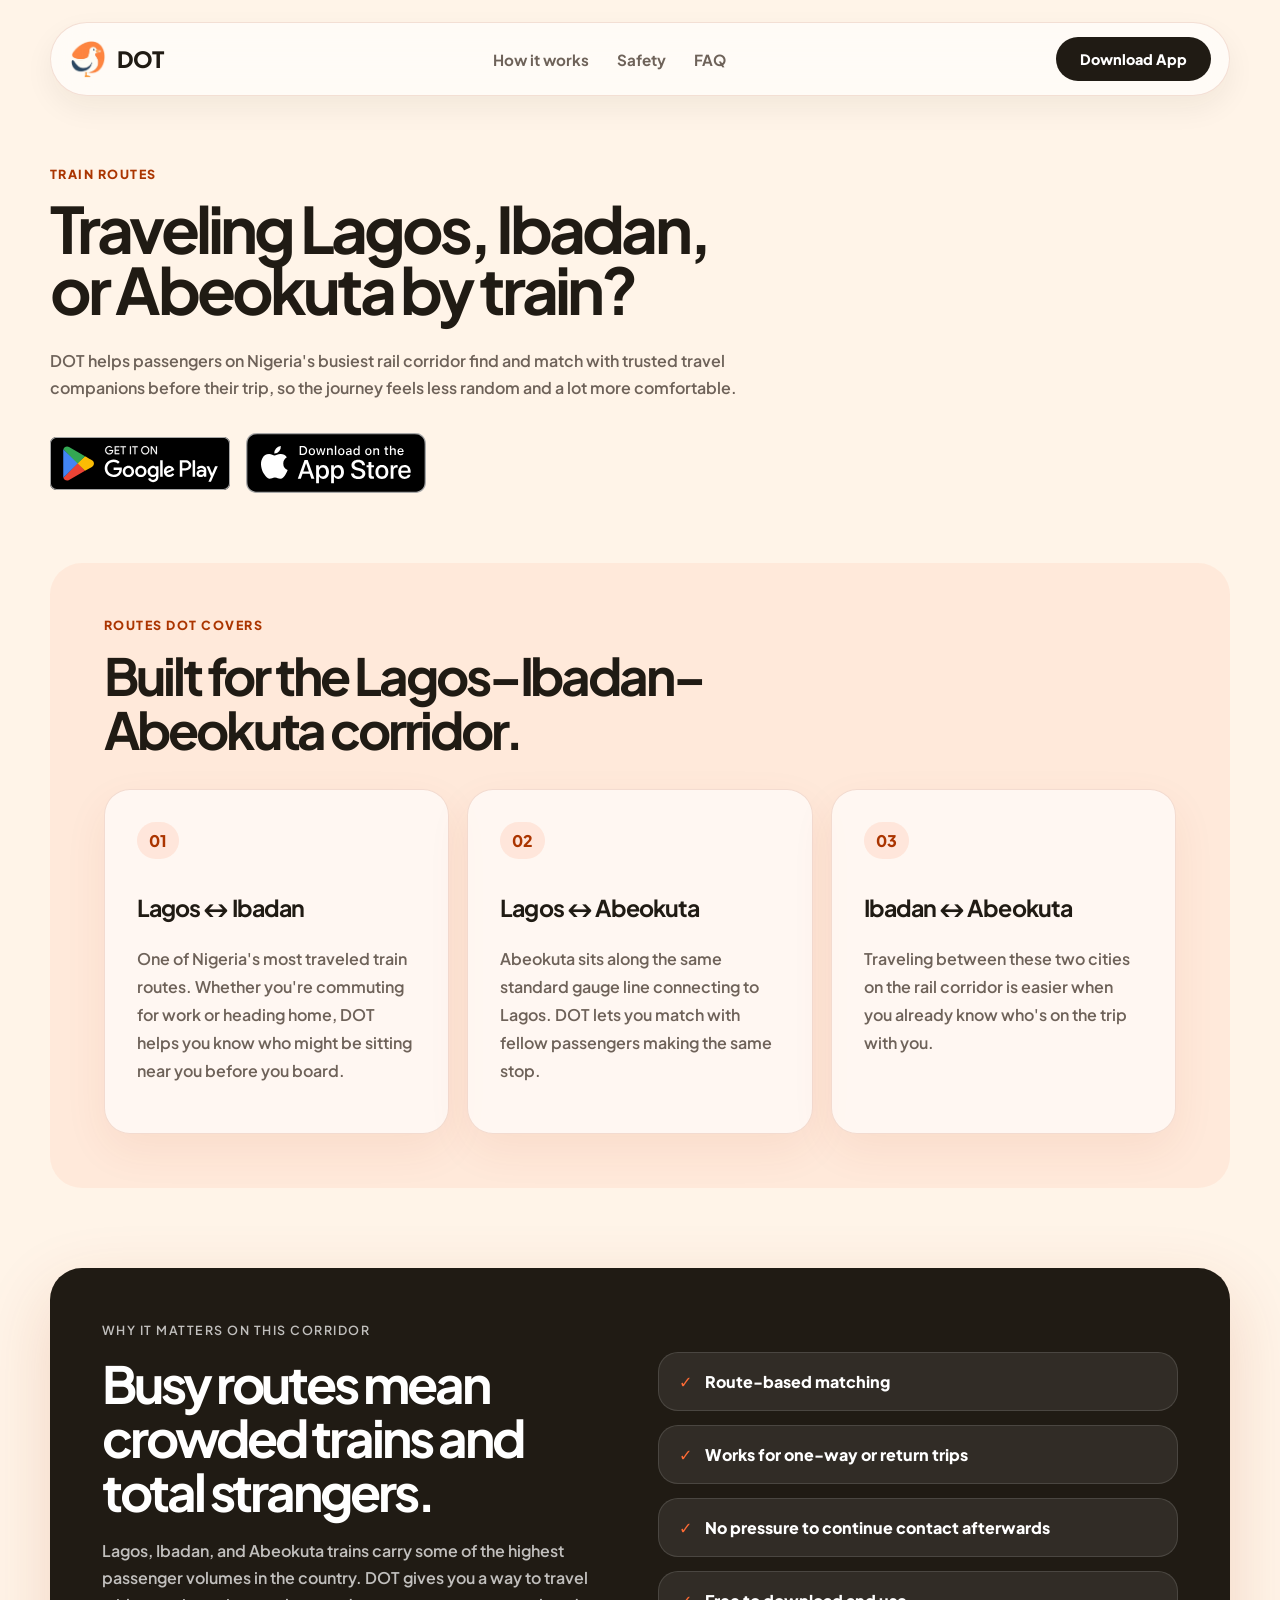
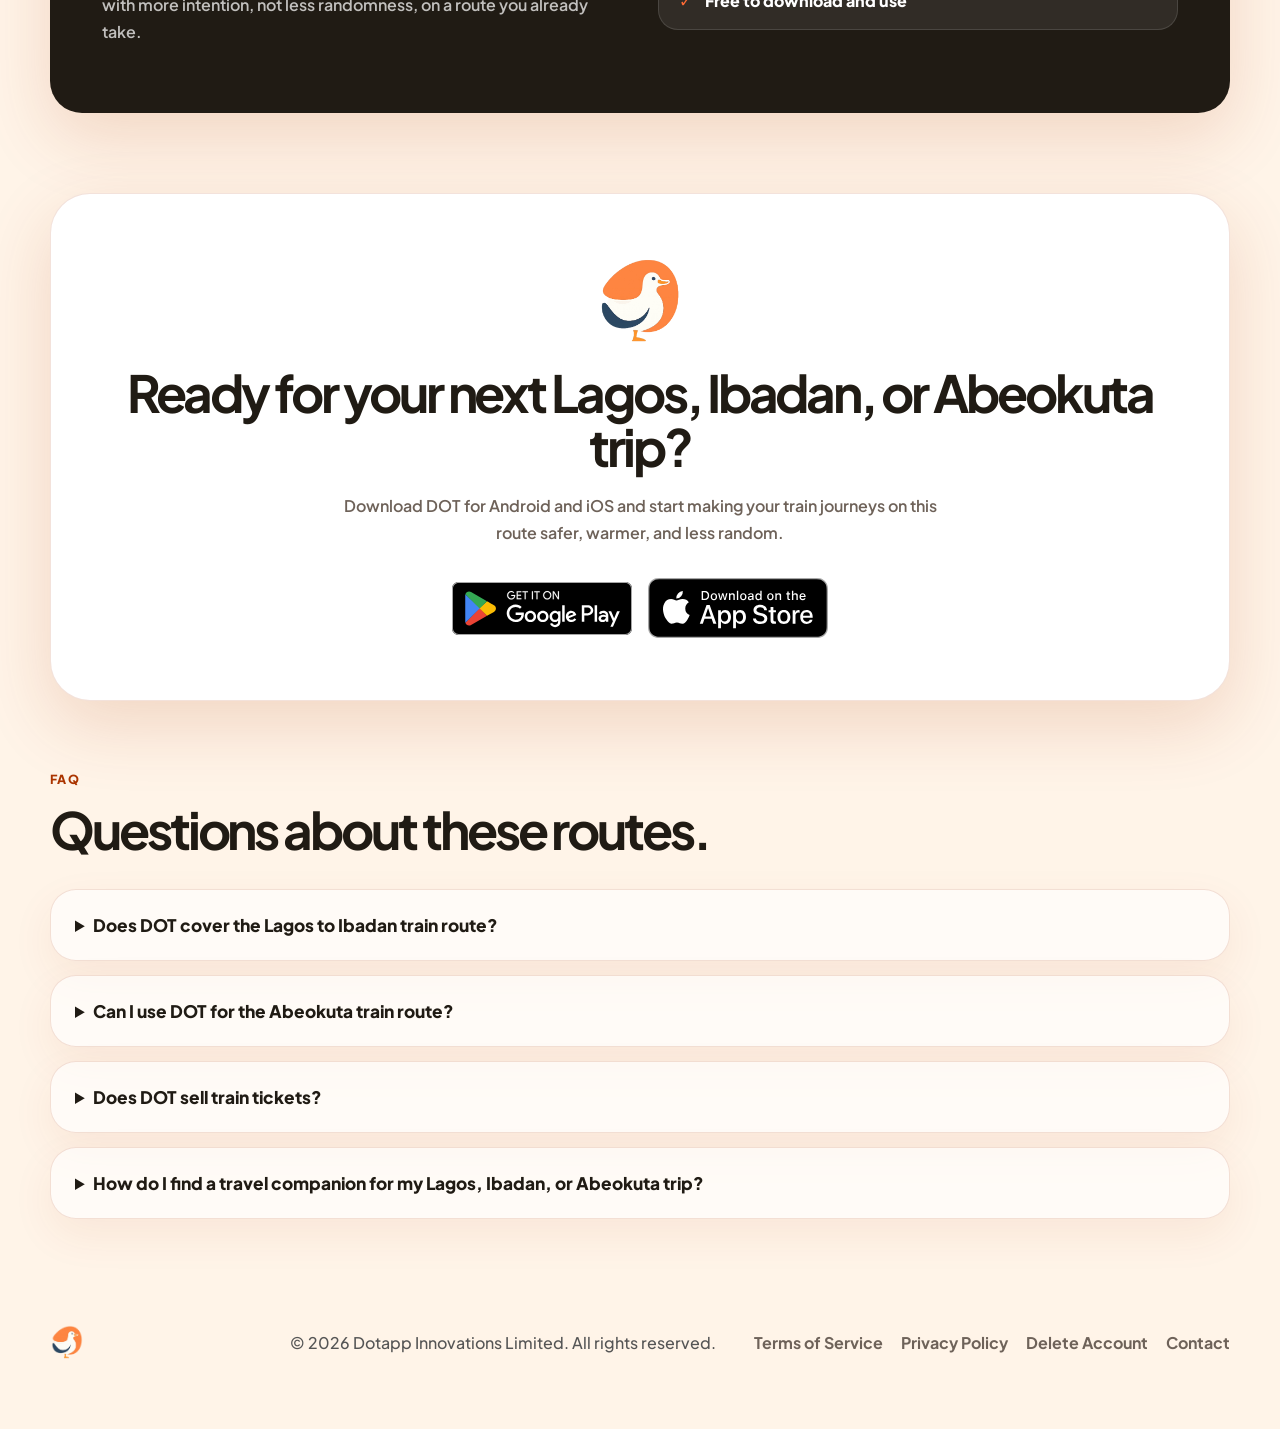
<file: train-routes/index.html>
<!doctype html>
<html lang="en">
<head>
  <meta charset="utf-8" />
  <meta name="viewport" content="width=device-width, initial-scale=1" />
  <title>Lagos, Ibadan & Abeokuta Train Travel Companion App | DOT</title>
  <meta name="description" content="Traveling the Lagos–Ibadan–Abeokuta train route? DOT helps you find and match with trusted passengers on the same trip, so your journey feels safer and warmer. Download free for Android and iOS." />
  <link rel="canonical" href="https://www.dotapp.ng/train-routes/" />

  <!-- Open Graph -->
  <meta property="og:title" content="Lagos, Ibadan & Abeokuta Train Travel Companion App | DOT" />
  <meta property="og:description" content="Find trusted travel companions on the Lagos–Ibadan–Abeokuta train route before you even board." />
  <meta property="og:type" content="website" />
  <meta property="og:url" content="https://www.dotapp.ng/train-routes/" />
  <meta property="og:image" content="https://www.dotapp.ng/dot-home.png" />
  <meta property="og:site_name" content="DOT" />

  <!-- Twitter Card -->
  <meta name="twitter:card" content="summary_large_image" />
  <meta name="twitter:title" content="Lagos, Ibadan & Abeokuta Train Travel Companion App | DOT" />
  <meta name="twitter:description" content="Find trusted travel companions on the Lagos–Ibadan–Abeokuta train route before you even board." />
  <meta name="twitter:image" content="https://www.dotapp.ng/dot-home.png" />

  <link rel="icon" href="/dot-logo.png" type="image/png" />

  <link rel="preconnect" href="https://fonts.googleapis.com">
  <link rel="preconnect" href="https://fonts.gstatic.com" crossorigin>
  <link href="https://fonts.googleapis.com/css2?family=Plus+Jakarta+Sans:wght@400;500;600;700;800&display=swap" rel="stylesheet">
  <link rel="stylesheet" href="../styles.css" />

  <!-- Structured Data: Breadcrumb -->
  <script type="application/ld+json">
  {
    "@context": "https://schema.org",
    "@type": "BreadcrumbList",
    "itemListElement": [
      { "@type": "ListItem", "position": 1, "name": "DOT", "item": "https://www.dotapp.ng/" },
      { "@type": "ListItem", "position": 2, "name": "Train Routes", "item": "https://www.dotapp.ng/train-routes/" }
    ]
  }
  </script>

  <!-- Structured Data: FAQ -->
  <script type="application/ld+json">
  {
    "@context": "https://schema.org",
    "@type": "FAQPage",
    "mainEntity": [
      {
        "@type": "Question",
        "name": "Does DOT cover the Lagos to Ibadan train route?",
        "acceptedAnswer": {
          "@type": "Answer",
          "text": "Yes. Lagos–Ibadan is one of the most active routes on DOT, since it runs along Nigeria's standard gauge rail line and is one of the most traveled train corridors in the country."
        }
      },
      {
        "@type": "Question",
        "name": "Can I use DOT for the Abeokuta train route?",
        "acceptedAnswer": {
          "@type": "Answer",
          "text": "Yes. Abeokuta sits on the same Lagos–Ibadan rail corridor, and DOT supports matching for passengers travelling to, from, or through Abeokuta."
        }
      },
      {
        "@type": "Question",
        "name": "Does DOT sell train tickets?",
        "acceptedAnswer": {
          "@type": "Answer",
          "text": "No. DOT is not a ticketing platform. You book your train ticket as usual through official Nigerian Railway Corporation (NRC) channels, and use DOT to find compatible passengers for that same trip."
        }
      },
      {
        "@type": "Question",
        "name": "How do I find a travel companion for my Lagos, Ibadan, or Abeokuta trip?",
        "acceptedAnswer": {
          "@type": "Answer",
          "text": "Download DOT, create your trip with your route and travel date, and DOT will help you find and match with other passengers taking the same journey."
        }
      }
    ]
  }
  </script>
</head>
<body>

  <!-- Preloader -->
  <div class="preloader" id="preloader">
    <div class="preloader-content">
      <img src="../dot-logo.png" alt="DOT logo" class="preloader-logo">
      <div class="loader-bar"></div>
    </div>
  </div>

  <header class="nav">
    <a href="/" class="brand" aria-label="DOT home">
      <img src="../dot-logo.png" alt="DOT logo">
      <span>DOT</span>
    </a>

    <nav class="desktop-menu">
      <a href="/#how">How it works</a>
      <a href="/#safety">Safety</a>
      <a href="/#faq">FAQ</a>
    </nav>
    <a class="nav-cta" href="#download">Download App</a>

    <button class="menu-toggle" aria-label="Toggle Navigation Menu">
      <span></span>
      <span></span>
      <span></span>
    </button>

    <div class="mobile-menu-overlay">
      <nav class="mobile-links">
        <a href="/#how">How it works</a>
        <a href="/#safety">Safety</a>
        <a href="/#faq">FAQ</a>
        <hr class="menu-divider">
        <a href="/privacy/">Privacy Policy</a>
        <a href="/terms/">Terms of Service</a>
        <a href="/contact/">Contact</a>
      </nav>
    </div>
  </header>

  <main>
    <section class="section">
      <div class="section-head reveal">
        <p class="eyebrow">Train Routes</p>
        <h1>Traveling Lagos, Ibadan, or Abeokuta by train?</h1>
        <p>DOT helps passengers on Nigeria's busiest rail corridor find and match with trusted travel companions before their trip, so the journey feels less random and a lot more comfortable.</p>
      </div>

      <div class="store-buttons reveal">
        <a href="https://play.google.com/store/apps/details?id=ng.dotapp" target="_blank" rel="noopener noreferrer">
          <img src="../play.svg" alt="Get it on Google Play">
        </a>
        <a href="https://apps.apple.com/app/dot-during-our-trip/id6782400157" target="_blank" rel="noopener noreferrer">
          <img src="../app.svg" alt="Download on the App Store">
        </a>
      </div>
    </section>

    <section class="section soft">
      <div class="section-head reveal">
        <p class="eyebrow">Routes DOT covers</p>
        <h2>Built for the Lagos–Ibadan–Abeokuta corridor.</h2>
      </div>
      <div class="cards three">
        <article class="card reveal">
          <span class="step">01</span>
          <h3>Lagos ↔ Ibadan</h3>
          <p>One of Nigeria's most traveled train routes. Whether you're commuting for work or heading home, DOT helps you know who might be sitting near you before you board.</p>
        </article>
        <article class="card reveal">
          <span class="step">02</span>
          <h3>Lagos ↔ Abeokuta</h3>
          <p>Abeokuta sits along the same standard gauge line connecting to Lagos. DOT lets you match with fellow passengers making the same stop.</p>
        </article>
        <article class="card reveal">
          <span class="step">03</span>
          <h3>Ibadan ↔ Abeokuta</h3>
          <p>Traveling between these two cities on the rail corridor is easier when you already know who's on the trip with you.</p>
        </article>
      </div>
    </section>

    <section class="feature-split">
      <div class="reveal-left">
        <p class="eyebrow">Why it matters on this corridor</p>
        <h2>Busy routes mean crowded trains and total strangers.</h2>
        <p>Lagos, Ibadan, and Abeokuta trains carry some of the highest passenger volumes in the country. DOT gives you a way to travel with more intention, not less randomness, on a route you already take.</p>
      </div>
      <div class="safety-list reveal-right">
        <div><span>✓</span> Route-based matching</div>
        <div><span>✓</span> Works for one-way or return trips</div>
        <div><span>✓</span> No pressure to continue contact afterwards</div>
        <div><span>✓</span> Free to download and use</div>
      </div>
    </section>

    <section id="download" class="download-panel reveal">
      <img src="../dot-logo.png" alt="DOT logo">
      <h2>Ready for your next Lagos, Ibadan, or Abeokuta trip?</h2>
      <p>Download DOT for Android and iOS and start making your train journeys on this route safer, warmer, and less random.</p>

      <div class="store-buttons">
        <a href="https://play.google.com/store/apps/details?id=ng.dotapp" target="_blank" rel="noopener noreferrer">
          <img src="../play.svg" alt="Get it on Google Play">
        </a>
        <a href="https://apps.apple.com/app/dot-during-our-trip/id6782400157" target="_blank" rel="noopener noreferrer">
          <img src="../app.svg" alt="Download on the App Store">
        </a>
      </div>
    </section>

    <section class="section faq" id="faq">
      <div class="section-head reveal">
        <p class="eyebrow">FAQ</p>
        <h2>Questions about these routes.</h2>
      </div>
      <details class="reveal">
        <summary>Does DOT cover the Lagos to Ibadan train route?</summary>
        <p>Yes. Lagos–Ibadan is one of the most active routes on DOT, since it runs along Nigeria's standard gauge rail line and is one of the most traveled train corridors in the country.</p>
      </details>
      <details class="reveal">
        <summary>Can I use DOT for the Abeokuta train route?</summary>
        <p>Yes. Abeokuta sits on the same Lagos–Ibadan rail corridor, and DOT supports matching for passengers travelling to, from, or through Abeokuta.</p>
      </details>
      <details class="reveal">
        <summary>Does DOT sell train tickets?</summary>
        <p>No. DOT is not a ticketing platform. You book your train ticket as usual through official Nigerian Railway Corporation (NRC) channels, and use DOT to find compatible passengers for that same trip.</p>
      </details>
      <details class="reveal">
        <summary>How do I find a travel companion for my Lagos, Ibadan, or Abeokuta trip?</summary>
        <p>Download DOT, create your trip with your route and travel date, and DOT will help you find and match with other passengers taking the same journey.</p>
      </details>
    </section>
  </main>

  <footer>
    <a class="brand footer-brand" href="/">
      <img src="../dot-logo.png" alt="DOT logo">
    </a>

    <div class="footer-links">
      <span style="font-size: 1rem; color: #555; font-weight: 500; margin-right: 20px;">
        &copy; 2026 Dotapp Innovations Limited. All rights reserved.
      </span>
      <a href="/terms/">Terms of Service</a>
      <a href="/privacy/">Privacy Policy</a>
      <a href="/delete-account/">Delete Account</a>
      <a href="/contact/">Contact</a>
    </div>
  </footer>

  <script src="../main.js"></script>
</body>
</html>
</file>
<file: styles.css>
:root{
  --orange:#FF6B35;
  --burnt:#AB3500;
  --cream:#FFF4E8;
  --text:#201B14;
  --muted:#6E6259;
  --card:#FFFFFF;
  --soft:#FFE5D8;
  --line:rgba(171,53,0,.14);
  --shadow:0 24px 70px rgba(171,53,0,.16);
  --radius:32px;
}
*{box-sizing:border-box}
html{scroll-behavior:smooth}
body{
  margin:0;
  font-family:"Plus Jakarta Sans",system-ui,-apple-system,BlinkMacSystemFont,"Segoe UI",sans-serif;
  background:var(--cream);
  color:var(--text);
}
a{color:inherit;text-decoration:none}

/* --- Floating Navigation Card --- */
.nav{
  width:min(1180px,calc(100% - 40px));
  margin:22px auto 0;
  display:flex;
  align-items:center;
  justify-content:space-between;
  padding:14px 18px;
  background:rgba(255,255,255,.62);
  border:1px solid var(--line);
  border-radius:999px;
  backdrop-filter:blur(18px);
  -webkit-backdrop-filter:blur(18px);
  position:sticky;
  top:16px;
  z-index:999;
  box-shadow:0 12px 30px rgba(32,27,20,.06);
}
.brand{display:flex;align-items:center;gap:10px;font-weight:800;font-size:1.4rem;letter-spacing:-.03em}
.brand img{width:38px;height:38px;object-fit:contain}

/* Targets desktop navigation specifically */
.nav nav.desktop-menu{display:flex;gap:28px;color:var(--muted);font-weight:700;font-size:.95rem}

.nav-cta,.primary-btn,.secondary-btn{
  display:inline-flex;align-items:center;justify-content:center;
  min-height:54px;padding:0 24px;border-radius:999px;font-weight:800;
}
.nav-cta{background:var(--text);color:#fff;min-height:44px;font-size:.9rem}

/* --- NEW: Mobile Menu Hamburger Toggle Trigger --- */
.menu-toggle {
  display: none; /* Hidden on desktop */
  flex-direction: column;
  gap: 5px;
  background: none;
  border: none;
  cursor: pointer;
  padding: 8px;
  z-index: 1001; /* Renders cleanly above overlay panel */
}
.menu-toggle span {
  display: block;
  width: 22px;
  height: 2.5px;
  background-color: var(--text);
  border-radius: 999px;
  transition: transform 0.3s ease, opacity 0.3s ease;
}

/* --- NEW: Mobile Dynamic Drawer Overlay --- */
.mobile-menu-overlay {
  position: fixed;
  top: 82px; /* Sits directly beneath your floating navbar profile */
  left: 50%;
  transform: translateX(-50%) translateY(-15px);
  width: min(1180px, calc(100% - 40px));
  background: rgba(255, 255, 255, 0.96);
  border: 1px solid var(--line);
  border-radius: 28px;
  padding: 36px 24px;
  box-shadow: var(--shadow);
  backdrop-filter: blur(20px);
  -webkit-backdrop-filter: blur(20px);
  opacity: 0;
  visibility: hidden;
  transition: opacity 0.3s ease, transform 0.3s ease, visibility 0.3s ease;
  z-index: 1000;
}
.mobile-links {
  display: flex;
  flex-direction: column;
  gap: 22px;
  text-align: center;
  font-size: 1.1rem;
  font-weight: 700;
  color: var(--text);
}
.menu-divider {
  border: none;
  border-top: 1px solid var(--line);
  width: 100%;
  margin: 8px 0;
}
.mobile-links a {
  padding: 6px 0;
  transition: color 0.2s ease;
}
.mobile-links a:hover {
  color: var(--burnt);
}

/* Toggle Interaction Animation Performance Parameters */
.mobile-menu-overlay.is-active {
  opacity: 1;
  visibility: visible;
  transform: translateX(-50%) translateY(0);
}
.menu-toggle.is-active span:nth-child(1) {
  transform: translateY(7.5px) rotate(45deg);
}
.menu-toggle.is-active span:nth-child(2) {
  opacity: 0;
}
.menu-toggle.is-active span:nth-child(3) {
  transform: translateY(-7.5px) rotate(-45deg);
}

/* --- Hero Layout (Side-by-Side Grid columns for Desktop view) --- */
.hero{
  width:min(1180px,calc(100% - 40px));
  margin:68px auto 90px;
  display:grid;
  grid-template-columns:1.1fr 0.9fr;
  gap:50px;
  align-items:center;
}
.hero-copy{
  position:relative;
  z-index:3;
}
.eyebrow{color:var(--burnt);font-weight:800;text-transform:uppercase;letter-spacing:.12em;font-size:.78rem;margin:0 0 16px}
h1,h2,h3,p{margin-top:0}
h1{font-size:clamp(3.2rem,5vw,4.8rem);line-height:.96;letter-spacing:-.06em;margin-bottom:26px}
h1 span{color:var(--burnt)}
.lead{font-size:1.18rem;line-height:1.75;color:var(--muted);max-width:600px;font-weight:600}
.hero-actions{display:flex;gap:14px;flex-wrap:wrap;margin-top:32px}.center{justify-content:center}
.primary-btn{background:linear-gradient(135deg,var(--burnt),var(--orange));color:#fff;box-shadow:0 18px 32px rgba(255,107,53,.28)}
.secondary-btn{background:rgba(255,255,255,.72);border:1px solid var(--line);color:var(--text)}
.small-note{font-size:.9rem;color:var(--muted);margin-top:16px}

/* --- Phone Stage Graphics Layout Frame --- */
.phone-stage{
  position:relative;
  display:flex;
  gap:24px;
  justify-content:center;
  align-items:center;
  flex-wrap:wrap;
  padding:20px;
  z-index:1;
  min-height:580px; 
}
.glow{position:absolute;width:470px;height:470px;background:radial-gradient(circle,var(--orange),transparent 68%);filter:blur(50px);opacity:.22}
.phone{position:absolute;width:min(290px,42vw);border-radius:38px;box-shadow:var(--shadow);border:10px solid rgba(255,255,255,.85)}
.phone-one{transform:rotate(-6deg) translateX(-90px)}
.phone-two{transform:rotate(7deg) translate(125px,54px)}

.trust-strip,.section,.feature-split,.download-panel,footer{width:min(1180px,calc(100% - 40px));margin-left:auto;margin-right:auto}
.trust-strip{display:grid;grid-template-columns:repeat(3,1fr);gap:16px;margin-bottom:100px}
.trust-strip div,.card,details{background:rgba(255,255,255,.64);border:1px solid var(--line);border-radius:26px;padding:24px;box-shadow:0 16px 44px rgba(171,53,0,.07)}
.trust-strip strong,.trust-strip span{display:block}.trust-strip strong{font-size:1.05rem;margin-bottom:6px}.trust-strip span{color:var(--muted);line-height:1.55}
.section{padding:70px 0}
.section-head{max-width:720px;margin-bottom:32px}
.section h2,.feature-split h2,.download-panel h2{font-size:clamp(2rem,4vw,3.5rem);line-height:1.05;letter-spacing:-.06em;margin-bottom:18px}
.section-head p:not(.eyebrow),.feature-split p,.download-panel p{color:var(--muted);line-height:1.7;font-weight:600}
.cards{display:grid;gap:18px}.three{grid-template-columns:repeat(3,1fr)}.two{grid-template-columns:repeat(2,1fr)}
.card{padding:32px}
.step{display:inline-flex;background:rgba(255,107,53,.12);color:var(--burnt);font-weight:900;border-radius:999px;padding:8px 12px;margin-bottom:34px}.card h3{font-size:1.45rem;letter-spacing:-.04em}.card p{color:var(--muted);line-height:1.75;font-weight:600}.large{min-height:230px}
.feature-split{margin-top:60px;margin-bottom:80px;padding:52px;background:var(--text);color:#fff;border-radius:var(--radius);display:grid;grid-template-columns:1fr 1fr;gap:36px;align-items:center;box-shadow:var(--shadow)}
.feature-split p{color:rgba(255,255,255,.72)}.safety-list{display:grid;gap:14px}.safety-list div{background:rgba(255,255,255,.08);border:1px solid rgba(255,255,255,.12);padding:18px 20px;border-radius:20px;font-weight:800}.safety-list span{color:var(--orange);margin-right:10px}
.soft{background:rgba(255,107,53,.08);border-radius:var(--radius);padding:54px;margin-bottom:80px}

/* --- Section 2 Download Card --- */
.download-panel{
  text-align:center;
  background:#fff;
  border:1px solid var(--line);
  border-radius:40px;
  padding:62px 26px;
  box-shadow:var(--shadow);
}
.download-panel > img{width:88px;height:88px;object-fit:contain;margin-bottom:18px}
.download-panel p{max-width:620px;margin:0 auto 32px;}

/* --- Uniform Store App Download Buttons --- */
.store-buttons{
  display:flex;
  flex-direction:row; 
  align-items:center;
  gap:16px;
}
.store-buttons a{
  display:flex;
  justify-content:center;
  align-items:center;
  width:180px; 
}
.store-buttons img{
  width:100%; 
  height:auto;
  display:block;
}
.hero .store-buttons{
  margin-top:32px;
  margin-bottom:48px; 
}
.download-panel .store-buttons{
  justify-content:center;
  margin-top:32px;
}

.faq{padding-bottom:40px}details{margin-bottom:14px}summary{cursor:pointer;font-weight:800;font-size:1.08rem}details p{color:var(--muted);line-height:1.7;font-weight:600;margin:14px 0 0}
footer{padding:52px 0 70px;display:flex;align-items:center;justify-content:space-between;gap:18px;color:var(--muted);font-weight:700}.footer-brand img{width:34px;height:34px}.footer-links{display:flex;gap:18px;flex-wrap:wrap}

/* --- Tablets & Medium Scale Screens Breakpoint --- */
@media (max-width:960px){
  .nav nav.desktop-menu{display:none} /* Hides the inline list menu links */
  .nav-cta{display:none} /* Hides header CTA on tablet/mobile views */
  .menu-toggle{display:flex} /* Instantly shows hamburger trigger */
  
  .hero{grid-template-columns:1fr;margin-top:44px;gap:20px}
  .phone-stage{min-height:560px}
  .trust-strip,.three,.two,.feature-split{grid-template-columns:1fr}
  .feature-split{padding:32px}
  footer{flex-direction:column;text-align:center}
  .phone-one{transform:rotate(-5deg) translateX(-70px)}
  .phone-two{transform:rotate(6deg) translate(80px,70px)}
  .hero .store-buttons{justify-content:center}
}

/* --- Mobile Phone Scale Smart Views Layout --- */
@media (max-width:560px){
  .nav,.hero,.trust-strip,.section,.feature-split,.download-panel,footer{width:min(100% - 28px,1180px)}
  .nav{
    padding:10px 12px;
    position:sticky;
    top:16px;
  }
  .mobile-menu-overlay {
    width: calc(100% - 28px);
    top: 68px; /* Perfectly realigns overlay dropdown panel anchor coordinates */
  }
  .hero{margin-bottom:40px}
  h1{font-size:3.35rem}
  .lead{font-size:1.02rem}
  .hero-actions{flex-direction:column}
  .primary-btn,.secondary-btn{width:100%}
  
  /* Retains visible boundaries so mockups don't crop at the base */
  .phone-stage{min-height:430px;padding:28px 0;overflow:visible}
  .phone{width:205px;border-radius:30px;border-width:7px}
  .phone-one{transform:rotate(-5deg) translateX(-55px)}
  .phone-two{transform:rotate(7deg) translate(62px,55px)}
  .trust-strip{margin-bottom:50px}
  .section{padding:44px 0}
  .card{padding:24px}
  .soft{padding:24px}
  .download-panel{padding:44px 18px}
  .footer-links{justify-content:center}
  
  .store-buttons{
    flex-direction:column; 
    align-items:center;
    gap:14px;
  }
  .store-buttons a{
    width:210px; 
  }
  .store-buttons img{
    width:100%;
    height:auto;
  }
}

/* --- Prevent Horizontal Frame Trembling --- */
html, body {
  max-width: 100%;
}

/*==================================================
PRELOADER
==================================================*/
.preloader{
  position:fixed;
  inset:0;
  background:var(--cream);
  display:flex;
  align-items:center;
  justify-content:center;
  z-index:99999;
  transition:opacity .6s ease, visibility .6s ease;
}
.preloader-content{
  display:flex;
  flex-direction:column;
  align-items:center;
  gap:20px;
}
.preloader-logo{
  width:64px;
  height:64px;
  object-fit:contain;
  animation:preloaderPulse 1.6s ease-in-out infinite;
}
.loader-bar{
  width:150px;
  height:4px;
  border-radius:999px;
  background:rgba(171,53,0,.14);
  overflow:hidden;
  position:relative;
}
.loader-bar::before{
  content:"";
  position:absolute;
  top:0;
  left:-40%;
  width:40%;
  height:100%;
  border-radius:999px;
  background:linear-gradient(135deg,var(--burnt),var(--orange));
  animation:loaderSlide 1.2s ease-in-out infinite;
}
.preloader.loaded{
  opacity:0;
  visibility:hidden;
  pointer-events:none;
}
@keyframes loaderSlide{
  0%{left:-40%}
  50%{left:60%}
  100%{left:100%}
}
@keyframes preloaderPulse{
  0%,100%{transform:scale(1)}
  50%{transform:scale(1.08)}
}

/*==================================================
SCROLL REVEAL (fade + slide on scroll into view)
==================================================*/
.reveal,.reveal-left,.reveal-right{
  opacity:0;
  transition:opacity .8s ease, transform .8s ease;
}
.reveal{transform:translateY(50px)}
.reveal-left{transform:translateX(-60px)}
.reveal-right{transform:translateX(60px)}
.reveal.show,.reveal-left.show,.reveal-right.show{
  opacity:1;
  transform:translateY(0) translateX(0);
}
/* Staggered card reveal */
.cards .card:nth-child(1){transition-delay:.05s}
.cards .card:nth-child(2){transition-delay:.18s}
.cards .card:nth-child(3){transition-delay:.31s}
.trust-strip > div:nth-child(1){transition-delay:.05s}
.trust-strip > div:nth-child(2){transition-delay:.18s}
.trust-strip > div:nth-child(3){transition-delay:.31s}
.safety-list > div:nth-child(1){transition-delay:.05s}
.safety-list > div:nth-child(2){transition-delay:.15s}
.safety-list > div:nth-child(3){transition-delay:.25s}
.safety-list > div:nth-child(4){transition-delay:.35s}

/*==================================================
ABOVE-THE-FOLD ENTRANCE (plays once, right after preload)
==================================================*/
@keyframes fadeUp{
  from{opacity:0;transform:translateY(40px)}
  to{opacity:1;transform:translateY(0)}
}
body.is-loaded .hero-copy{animation:fadeUp 1s ease both}
body.is-loaded .phone-stage{animation:fadeUp 1.1s ease .15s both}
body.is-loaded .paper{animation:fadeUp .9s ease both}

/*==================================================
BUTTON PRESS EFFECT (site-wide)
==================================================*/
.primary-btn,.secondary-btn,.nav-cta,.cta,.menu-toggle,.store-buttons a,.footer-links a{
  transition:transform .15s ease, box-shadow .15s ease;
}
.primary-btn:active,.secondary-btn:active,.nav-cta:active,.cta:active,.menu-toggle:active,.store-buttons a:active{
  transform:scale(.94);
}
.cta{
  display:inline-flex;
  background:linear-gradient(135deg,var(--burnt),var(--orange));
  color:#fff;
  border-radius:999px;
  padding:15px 22px;
  font-weight:900;
  margin-top:16px;
  box-shadow:0 14px 30px rgba(255,107,53,.28);
}
</file>
